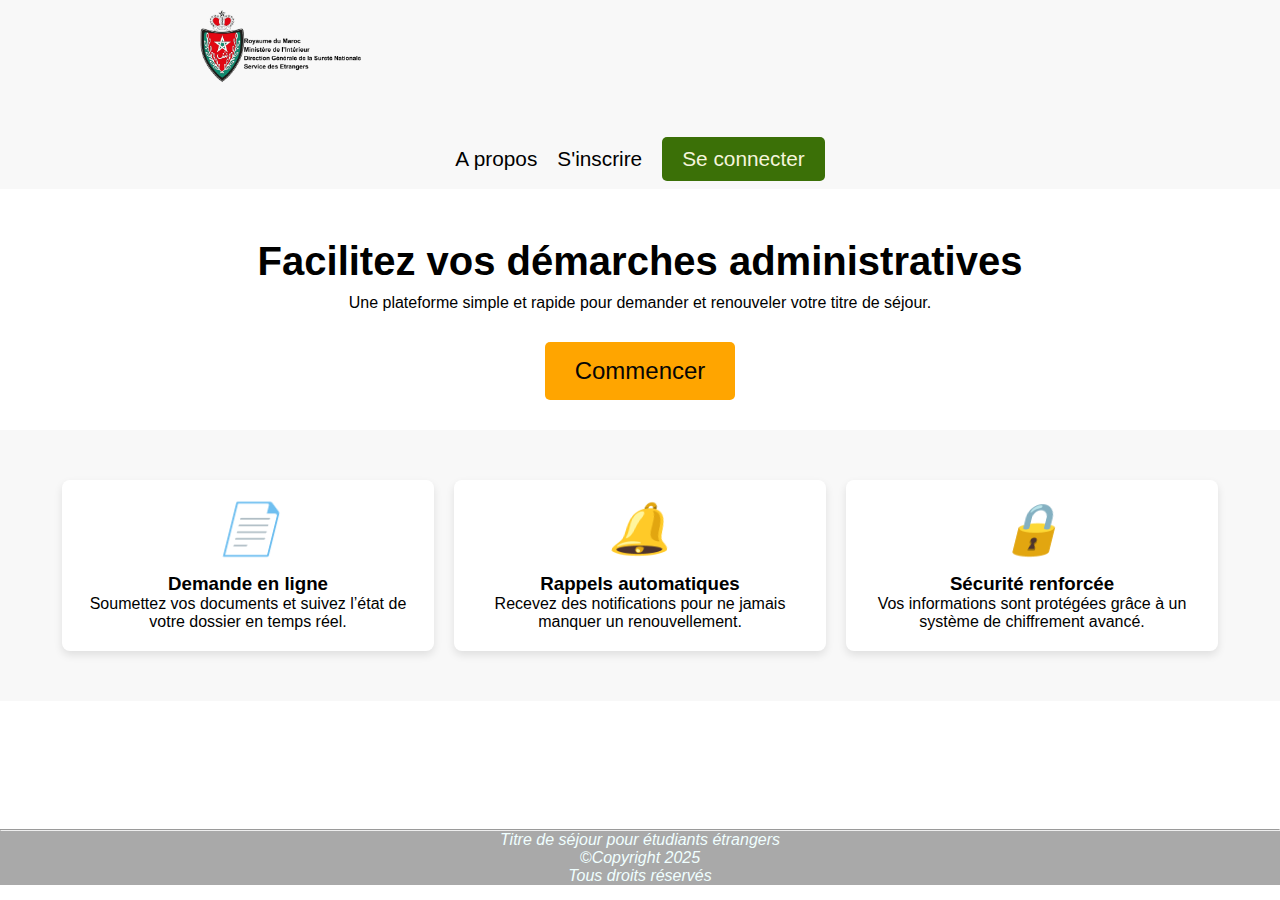
<file: html/index.html>
<!DOCTYPE html>
<html lang="fr">
<head>
    <meta charset="UTF-8">
    <meta name="viewport" content="width=device-width, initial-scale=1.0">
    <title>Titre de séjour</title>
    <link rel="stylesheet" href="../css/style.css">
</head>
<body>
    <header>
        <div class="container">
            <div class="photo">
                <img src="../photo/police.jpeg" alt="logo" class="log"> 
            </div>
            <div class="menu">
                <a class="amenu aprop" href="#">A propos</a>
                <a class="amenu insc" href="../html/inscrire.html" target="_blank">S'inscrire</a>
                <a class="amenu con" href="../html/connecter.php">Se connecter</a>
            </div>
        </div>
    </header>
    <section class="note">
        <h1>Facilitez vos démarches administratives</h1>
        <p>Une plateforme simple et rapide pour demander et renouveler votre titre de séjour.</p>
        <div class="asec">
            <a href="../html/connecter.php" target="_blank">Commencer</a>
        </div>
        
    </section>
    <section class="features">
        <div class="container">
            <div class="infos">
                <i class="icon">📄</i>
                <h3>Demande en ligne</h3>
                <p>Soumettez vos documents et suivez l’état de votre dossier en temps réel.</p>
            </div>
            <div class="infos">
                <i class="icon">🔔</i>
                <h3>Rappels automatiques</h3>
                <p>Recevez des notifications pour ne jamais manquer un renouvellement.</p>
            </div>
            <div class="infos">
                <i class="icon">🔒</i>
                <h3>Sécurité renforcée</h3>
                <p>Vos informations sont protégées grâce à un système de chiffrement avancé.</p>
            </div>
        </div>
    </section>
    

    <footer>
        <hr/>
        <p>Titre de séjour pour étudiants étrangers </p>
        <p>&copy;Copyright 2025</p>
        <p>Tous droits réservés</p>
    </footer>
    
</body>
</html>
</file>
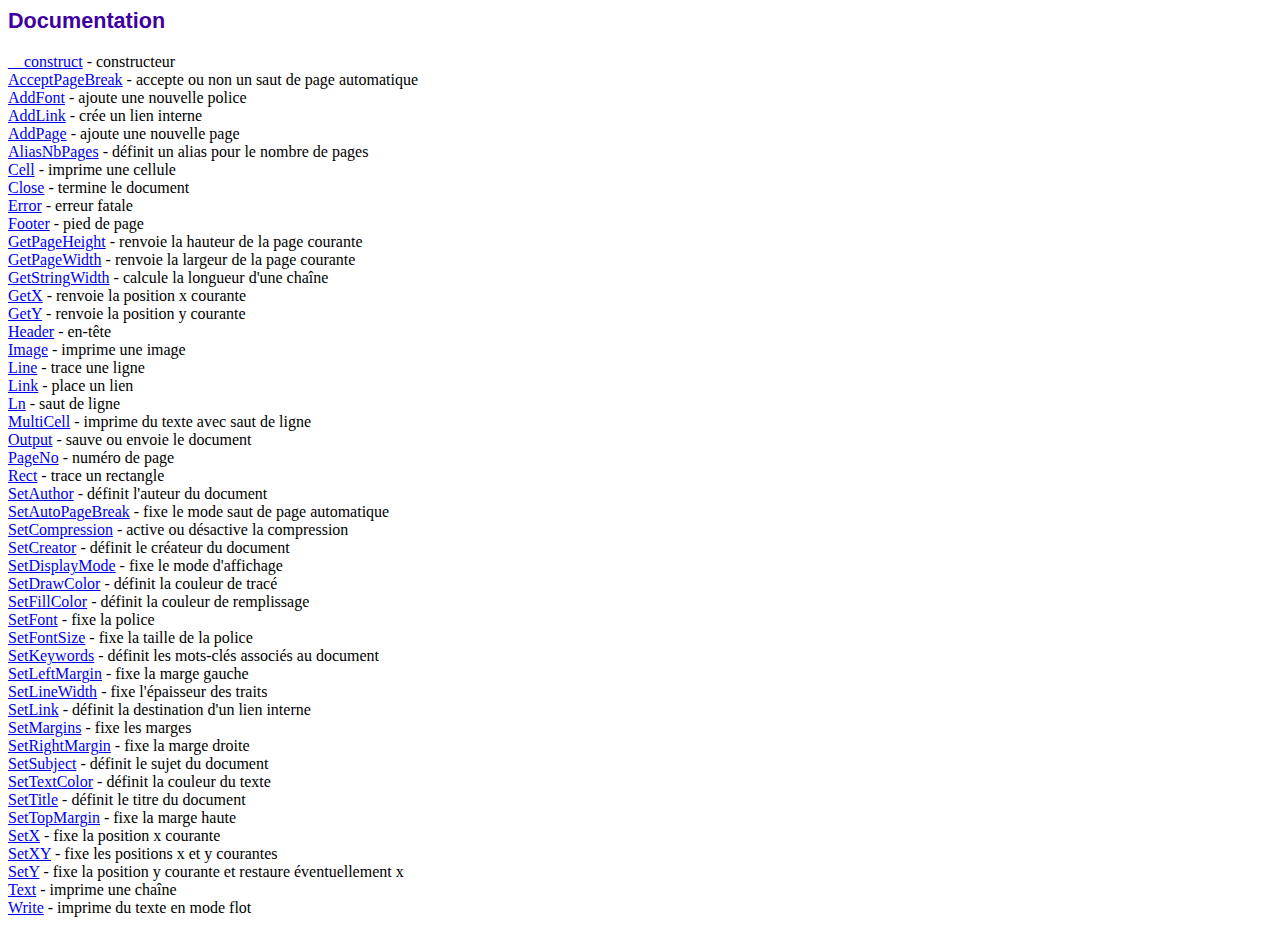
<file: php/fpdf/doc/index.htm>
<!DOCTYPE html PUBLIC "-//W3C//DTD HTML 4.01 Transitional//EN">
<html>
<head>
<meta http-equiv="Content-Type" content="text/html; charset=UTF-8">
<title>Documentation</title>
<link type="text/css" rel="stylesheet" href="../fpdf.css">
</head>
<body>
<h1>Documentation</h1>
<a href="__construct.htm">__construct</a> - constructeur<br>
<a href="acceptpagebreak.htm">AcceptPageBreak</a> - accepte ou non un saut de page automatique<br>
<a href="addfont.htm">AddFont</a> - ajoute une nouvelle police<br>
<a href="addlink.htm">AddLink</a> - crée un lien interne<br>
<a href="addpage.htm">AddPage</a> - ajoute une nouvelle page<br>
<a href="aliasnbpages.htm">AliasNbPages</a> - définit un alias pour le nombre de pages<br>
<a href="cell.htm">Cell</a> - imprime une cellule<br>
<a href="close.htm">Close</a> - termine le document<br>
<a href="error.htm">Error</a> - erreur fatale<br>
<a href="footer.htm">Footer</a> - pied de page<br>
<a href="getpageheight.htm">GetPageHeight</a> - renvoie la hauteur de la page courante<br>
<a href="getpagewidth.htm">GetPageWidth</a> - renvoie la largeur de la page courante<br>
<a href="getstringwidth.htm">GetStringWidth</a> - calcule la longueur d'une chaîne<br>
<a href="getx.htm">GetX</a> - renvoie la position x courante<br>
<a href="gety.htm">GetY</a> - renvoie la position y courante<br>
<a href="header.htm">Header</a> - en-tête<br>
<a href="image.htm">Image</a> - imprime une image<br>
<a href="line.htm">Line</a> - trace une ligne<br>
<a href="link.htm">Link</a> - place un lien<br>
<a href="ln.htm">Ln</a> - saut de ligne<br>
<a href="multicell.htm">MultiCell</a> - imprime du texte avec saut de ligne<br>
<a href="output.htm">Output</a> - sauve ou envoie le document<br>
<a href="pageno.htm">PageNo</a> - numéro de page<br>
<a href="rect.htm">Rect</a> - trace un rectangle<br>
<a href="setauthor.htm">SetAuthor</a> - définit l'auteur du document<br>
<a href="setautopagebreak.htm">SetAutoPageBreak</a> - fixe le mode saut de page automatique<br>
<a href="setcompression.htm">SetCompression</a> - active ou désactive la compression<br>
<a href="setcreator.htm">SetCreator</a> - définit le créateur du document<br>
<a href="setdisplaymode.htm">SetDisplayMode</a> - fixe le mode d'affichage<br>
<a href="setdrawcolor.htm">SetDrawColor</a> - définit la couleur de tracé<br>
<a href="setfillcolor.htm">SetFillColor</a> - définit la couleur de remplissage<br>
<a href="setfont.htm">SetFont</a> - fixe la police<br>
<a href="setfontsize.htm">SetFontSize</a> - fixe la taille de la police<br>
<a href="setkeywords.htm">SetKeywords</a> - définit les mots-clés associés au document<br>
<a href="setleftmargin.htm">SetLeftMargin</a> - fixe la marge gauche<br>
<a href="setlinewidth.htm">SetLineWidth</a> - fixe l'épaisseur des traits<br>
<a href="setlink.htm">SetLink</a> - définit la destination d'un lien interne<br>
<a href="setmargins.htm">SetMargins</a> - fixe les marges<br>
<a href="setrightmargin.htm">SetRightMargin</a> - fixe la marge droite<br>
<a href="setsubject.htm">SetSubject</a> - définit le sujet du document<br>
<a href="settextcolor.htm">SetTextColor</a> - définit la couleur du texte<br>
<a href="settitle.htm">SetTitle</a> - définit le titre du document<br>
<a href="settopmargin.htm">SetTopMargin</a> - fixe la marge haute<br>
<a href="setx.htm">SetX</a> - fixe la position x courante<br>
<a href="setxy.htm">SetXY</a> - fixe les positions x et y courantes<br>
<a href="sety.htm">SetY</a> - fixe la position y courante et restaure éventuellement x<br>
<a href="text.htm">Text</a> - imprime une chaîne<br>
<a href="write.htm">Write</a> - imprime du texte en mode flot<br>
</body>
</html>
</file>
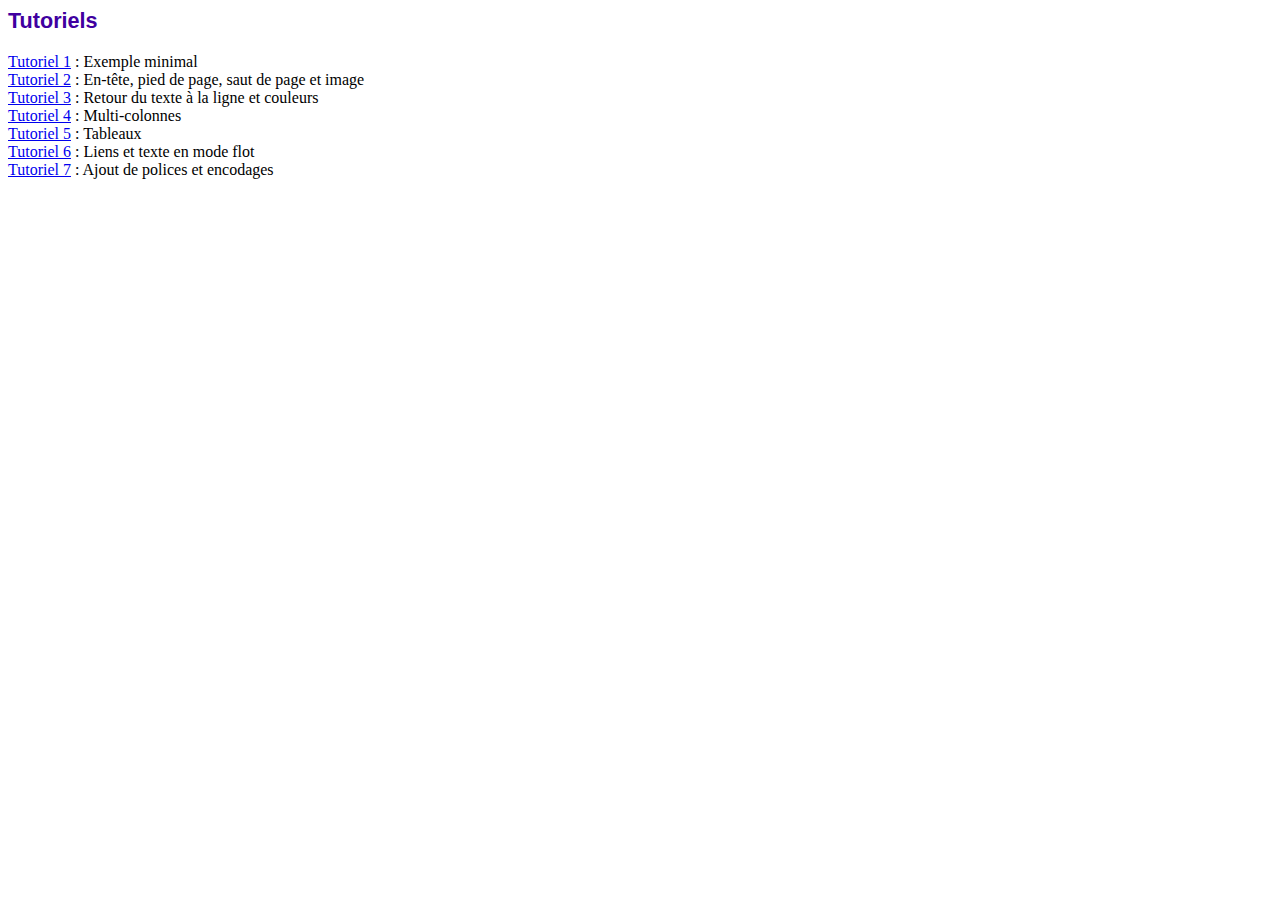
<file: php/fpdf/tutorial/index.htm>
<!DOCTYPE html PUBLIC "-//W3C//DTD HTML 4.01 Transitional//EN">
<html>
<head>
<meta http-equiv="Content-Type" content="text/html; charset=UTF-8">
<title>Tutoriels</title>
<link type="text/css" rel="stylesheet" href="../fpdf.css">
</head>
<body>
<h1>Tutoriels</h1>
<ul style="list-style-type:none; margin-left:0; padding-left:0">
<li><a href="tuto1.htm">Tutoriel 1</a> : Exemple minimal</li>
<li><a href="tuto2.htm">Tutoriel 2</a> : En-tête, pied de page, saut de page et image</li>
<li><a href="tuto3.htm">Tutoriel 3</a> : Retour du texte à la ligne et couleurs</li>
<li><a href="tuto4.htm">Tutoriel 4</a> : Multi-colonnes</li>
<li><a href="tuto5.htm">Tutoriel 5</a> : Tableaux</li>
<li><a href="tuto6.htm">Tutoriel 6</a> : Liens et texte en mode flot</li>
<li><a href="tuto7.htm">Tutoriel 7</a> : Ajout de polices et encodages</li>
</ul>
</body>
</html>
</file>
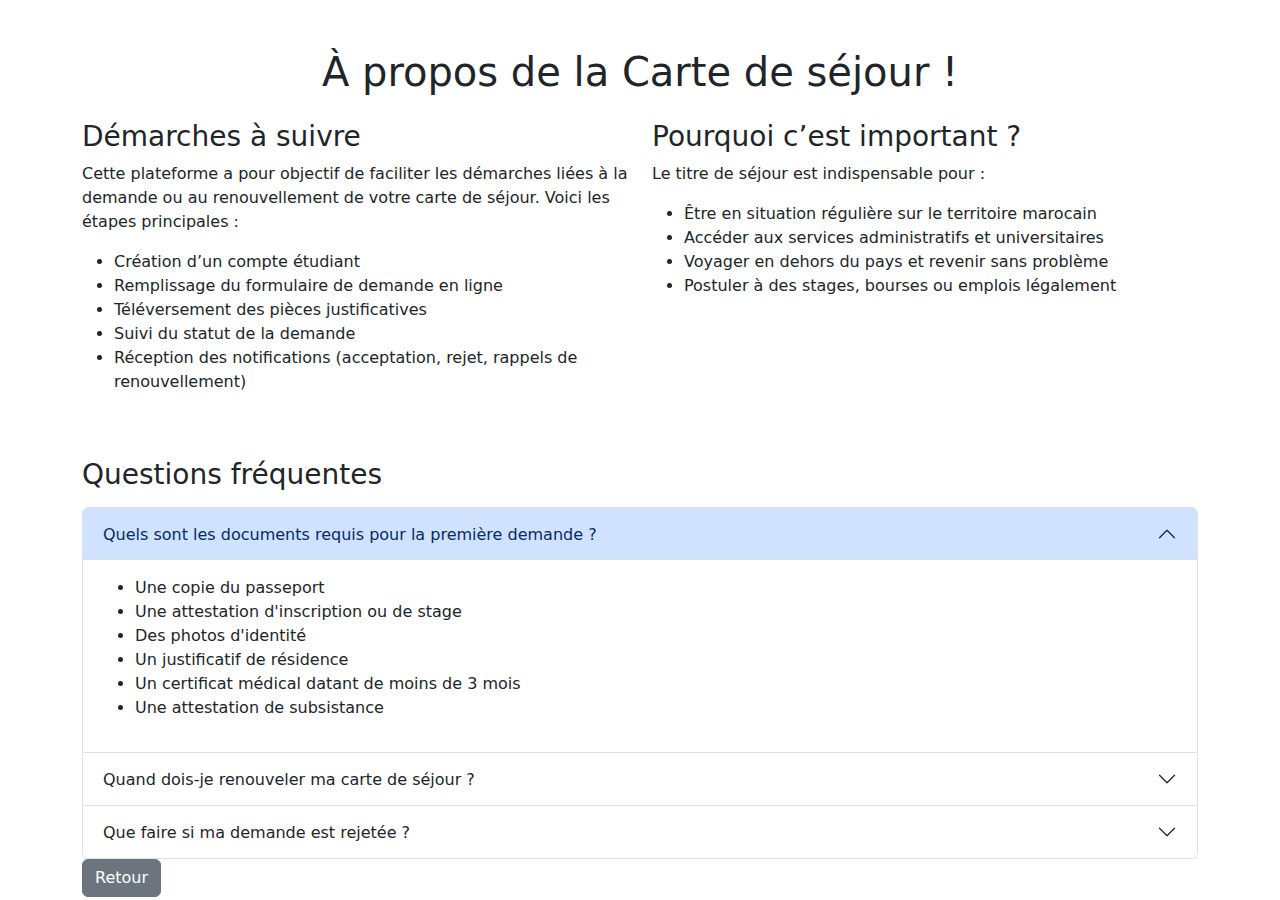
<file: html/apropos.html>
<!DOCTYPE html>
<html lang="fr">
<head>
  <meta charset="UTF-8">
  <meta name="viewport" content="width=device-width, initial-scale=1">
  <title>À propos - Carte de séjour</title>
  <link href="https://cdn.jsdelivr.net/npm/bootstrap@5.3.3/dist/css/bootstrap.min.css" rel="stylesheet">
</head>
<body>

  <div class="container mt-5">
    <h1 class="text-center mb-4">À propos de la Carte de séjour !</h1>

    <div class="row mb-5">
      <div class="col-md-6">
        <h3>Démarches à suivre</h3>
        <p>
          Cette plateforme a pour objectif de faciliter les démarches liées à la demande ou au renouvellement de votre carte de séjour. Voici les étapes principales :
        </p>
        <ul>
          <li>Création d’un compte étudiant</li>
          <li>Remplissage du formulaire de demande en ligne</li>
          <li>Téléversement des pièces justificatives</li>
          <li>Suivi du statut de la demande</li>
          <li>Réception des notifications (acceptation, rejet, rappels de renouvellement)</li>
        </ul>
      </div>

      <div class="col-md-6">
        <h3>Pourquoi c’est important ?</h3>
        <p>
          Le titre de séjour est indispensable pour :
        </p>
        <ul>
          <li>Être en situation régulière sur le territoire marocain</li>
          <li>Accéder aux services administratifs et universitaires</li>
          <li>Voyager en dehors du pays et revenir sans problème</li>
          <li>Postuler à des stages, bourses ou emplois légalement</li>
        </ul>
      </div>
    </div>

    <div class="accordion" id="faqAccordion">
      <h3 class="mb-3">Questions fréquentes</h3>

      <div class="accordion-item">
        <h2 class="accordion-header" id="faq1">
          <button class="accordion-button" type="button" data-bs-toggle="collapse" data-bs-target="#collapse1" aria-expanded="true">
            Quels sont les documents requis pour la première demande ?
          </button>
        </h2>
        <div id="collapse1" class="accordion-collapse collapse show" data-bs-parent="#faqAccordion">
          <div class="accordion-body">
            <ul>
                <li>Une copie du passeport</li>
                <li>Une attestation d'inscription ou de stage</li>
                <li>Des photos d'identité</li>
                <li>Un justificatif de résidence</li>
                <li>Un certificat médical datant de moins de 3 mois</li>
                <li>Une attestation de subsistance</li>
            </ul> 
          </div>
        </div>
      </div>

      <div class="accordion-item">
        <h2 class="accordion-header" id="faq2">
          <button class="accordion-button collapsed" type="button" data-bs-toggle="collapse" data-bs-target="#collapse2">
            Quand dois-je renouveler ma carte de séjour ?
          </button>
        </h2>
        <div id="collapse2" class="accordion-collapse collapse" data-bs-parent="#faqAccordion">
          <div class="accordion-body">
            La procédure de renouvellement doit être entamée 30 jours avant la date d’expiration de votre titre actuel.
          </div>
        </div>
      </div>

      <div class="accordion-item">
        <h2 class="accordion-header" id="faq3">
          <button class="accordion-button collapsed" type="button" data-bs-toggle="collapse" data-bs-target="#collapse3">
            Que faire si ma demande est rejetée ?
          </button>
        </h2>
        <div id="collapse3" class="accordion-collapse collapse" data-bs-parent="#faqAccordion">
          <div class="accordion-body">
            Vous recevrez un e-mail précisant les raisons du rejet. Il est souvent possible de faire une nouvelle demande en corrigeant les erreurs.
          </div>
        </div>
      </div>
      <a href="../html/index.html" class="btn btn-secondary">Retour</a>
    </div>
  </div>

  <script src="https://cdn.jsdelivr.net/npm/bootstrap@5.3.3/dist/js/bootstrap.bundle.min.js"></script>
</body>
</html>
</file>
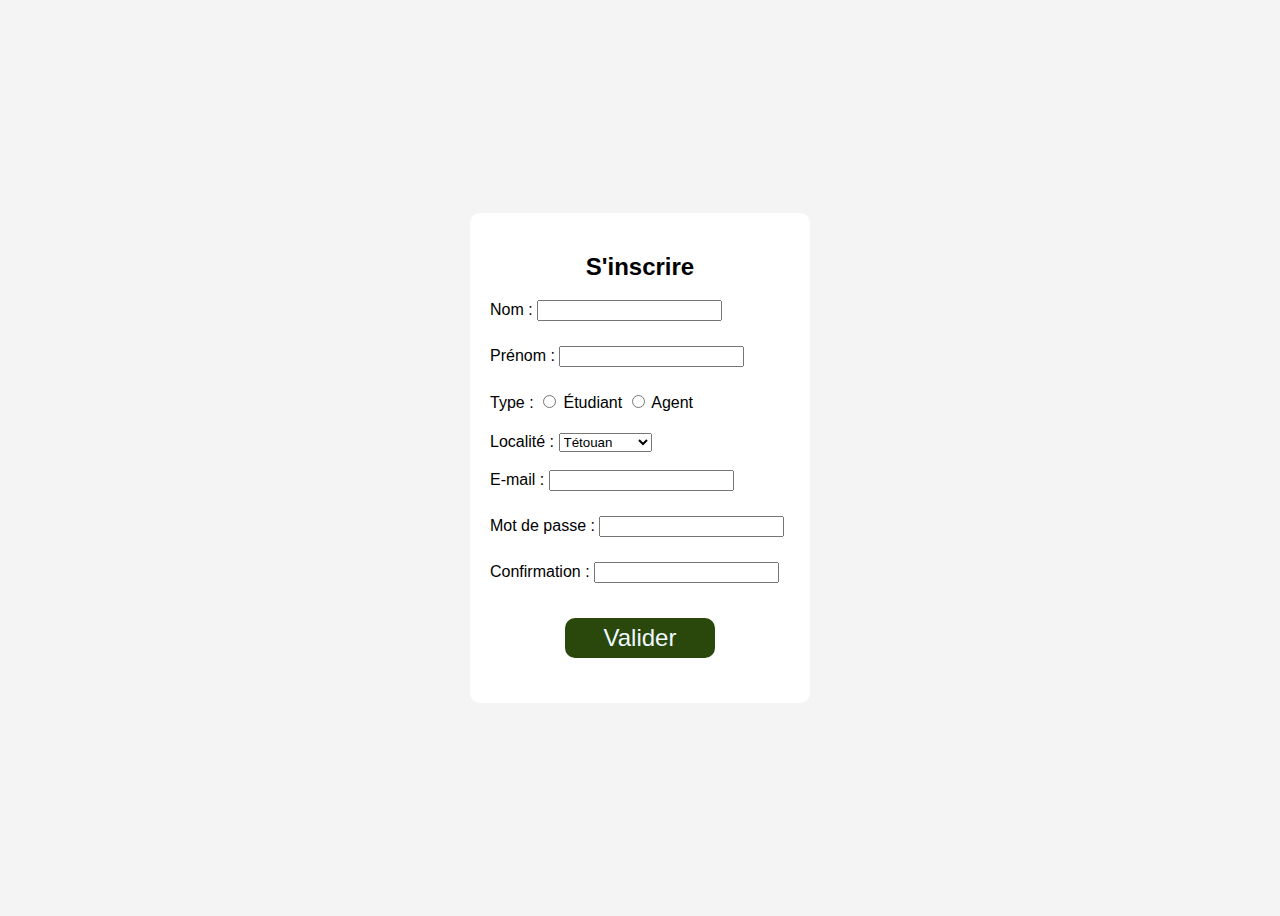
<file: html/inscrire.html>
<!DOCTYPE html>
<html lang="fr">
<head>
    <meta charset="UTF-8">
    <meta name="viewport" content="width=device-width, initial-scale=1.0">
    <title>Inscription</title>
    <link rel="stylesheet" href="../css/inscrire.css">
</head>
<body>
    <div class="container">
        <h2>S'inscrire</h2>
        <form action="../php/submit.php" method="post" onsubmit="return validatePassword()">
            <label for="nom">Nom :</label>
            <input type="text" id="nom" name="nom" required><br/>

            <label for="prenom">Prénom :</label>
            <input type="text" id="prenom" name="prenom" required><br/>

            <label>Type :</label>
            <input type="radio" id="etudiant" name="type" value="etudiant" required onclick="toggleMatricule()"> Étudiant
            <input type="radio" id="agent" name="type" value="agent" onclick="toggleMatricule()"> Agent<br/>

            <label for="localite">Localité :</label>
            <select name="localite" id="localite">
                <option value="tetouan">Tétouan</option>
                <option value="tanger">Tanger</option>
                <option value="martil">Martil</option>
                <option value="casablanca">Casablanca</option>
                <option value="rabat">Rabat</option>
            </select><br/> <br/>
            <div id="matricule-container" class="hidden">
                <label for="matricule">Matricule :</label>
                <input type="text" id="matricule" name="matricule">
            </div>

            <label for="email">E-mail :</label>
            <input type="email" id="email" name="email" required><br/>

            <label for="password">Mot de passe :</label>
            <input type="password" id="password" name="password" required><br/>

            <label for="confirm">Confirmation :</label>
            <input type="password" id="confirm" name="confirm" required oninput="checkPasswordMatch()"><br/>
            <span id="error-message" class="error">Les mots de passe ne correspondent pas.</span>

            <button type="submit">Valider</button>
        </form>
    </div>

    <script src="../js/inscrire.js"></script>
</body>
</html>
</file>
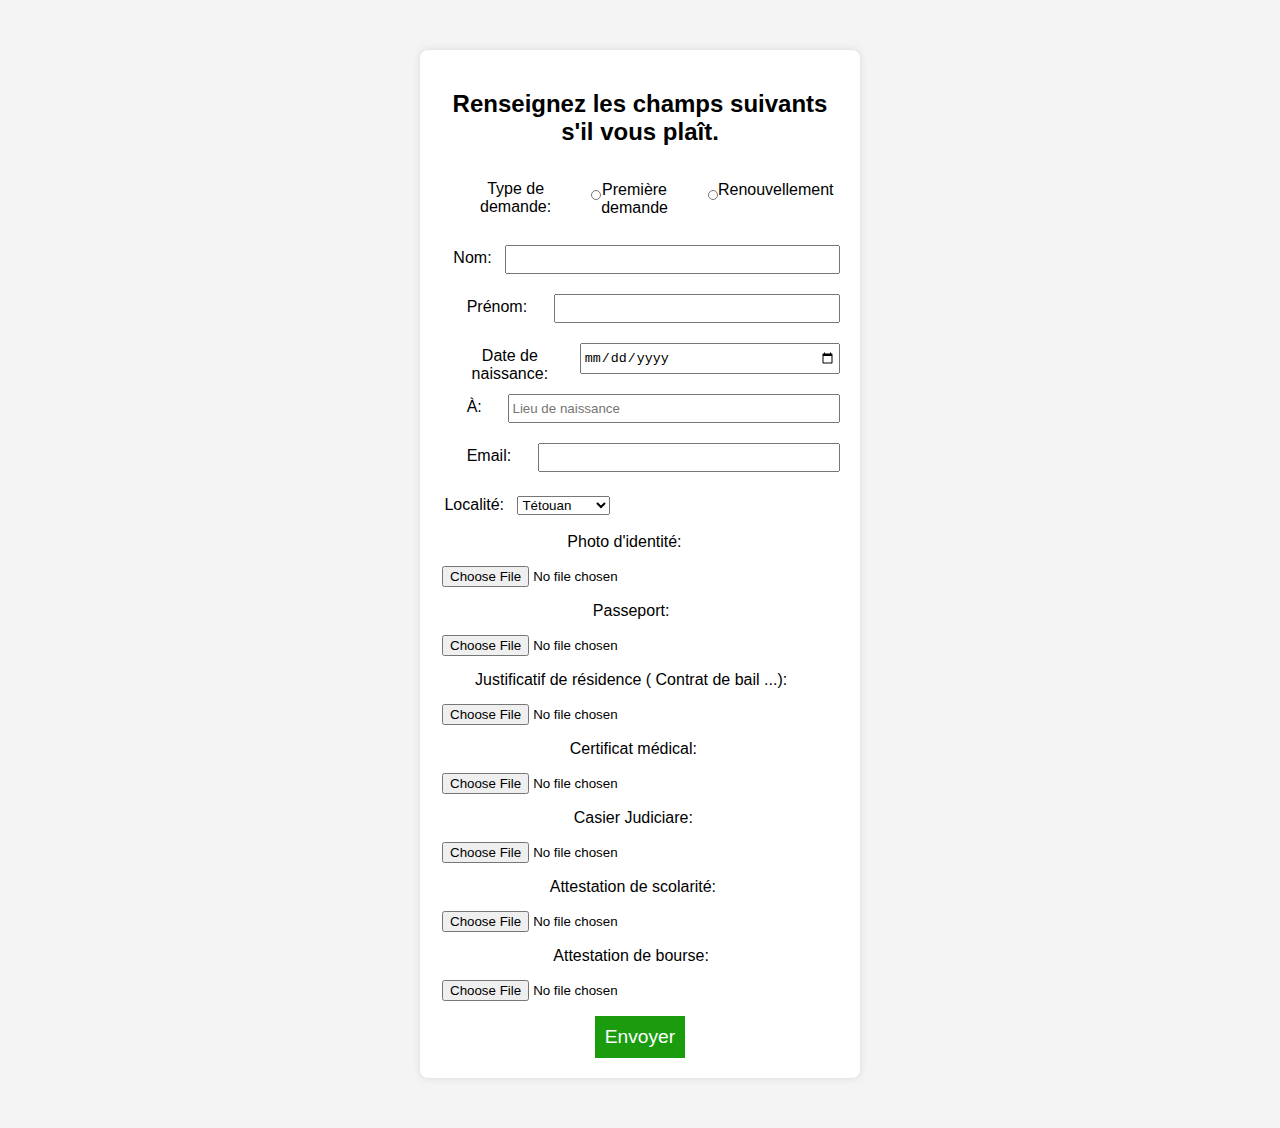
<file: html/renouvellement.html>
<!DOCTYPE html>
<html lang="fr">
<head>
    <meta charset="UTF-8">
    <meta name="viewport" content="width=device-width, initial-scale=1.0">
    <title>Première demande</title>
    <link rel="stylesheet" href="../css/renouvellement.css">
</head>
<body>
    <section class="epd">
        <h2>Renseignez les champs suivants s'il vous plaît.</h2>
        <form action="../php/premiere.php" method="post" enctype="multipart/form-data">
         <div class="labin">
         <label>Type de demande:</label>
         <input class="type" type="radio" id="nouveau" name="demande" value="nouveau"  onclick="toggleMatricule()"> <span>Première demande</span>
         <input class="type" type="radio" id="renouveau" name="demande" value="renouveau" required onclick="toggleMatricule()"> <span>Renouvellement</span>      
         </div>
         <div class="labin">
          <label for="nom">Nom:</label>
          <input type="text" id="nom" name="nom" required>
         </div> 
         <div class="labin">
          <label for="prenom">Prénom:</label>
          <input type="text" id="prenom" name="prenom" required>
          </div>
          <div class="labin">
          <label for="naissance">Date de naissance:</label>
          <input type="date" id="naissance" name="naissance" required>
          </div>
          <div class="labin">
          <label for="ville">À:</label>
          <input type="text" placeholder="Lieu de naissance" id="ville" name="ville" required>
          </div>
          <div class="labin">
          <label for="email">Email:</label>
          <input type="email" id="email" name="email" required>
          </div>
          <div class="labin">
             <label for="adresse">Localité:</label>
               <select class="sel" name="adresse" id="adresse">
               <option value="tetouan">Tétouan</option>
               <option value="tanger">Tanger</option>
               <option value="martil">Martil</option>
               <option value="casablanca">Casablanca</option>
               <option value="rabat">Rabat</option>
           </select>
         </div><br/>

         <div id="carte-container" class="hidden">
            <label for="carte">Ancienne carte de séjour:</label>
            <input type="file" id="carte" name="carte" required>
         </div>

         <label for="photo">Photo d'identité:</label>
          <input type="file" id="photo" name="photo" required>
        
          <label for="passeport">Passeport:</label>
          <input type="file" id="passeport" name="passeport" required>
        
          <label for="contrat">Justificatif de résidence ( Contrat de bail ...):</label>
          <input type="file" id="contrat" name="contrat" required>
       
          <label for="certificat">Certificat médical:</label>
          <input type="file" id="certificat" name="certificat" required>
       
          <label for="casier">Casier Judiciare:</label>
          <input type="file" id="casier" name="casier" required>

          <label for="scolarite">Attestation de scolarité:</label>
          <input type="file" id="scolarite" name="scolarite" required>

          <label for="bourse">Attestation de bourse:</label>
          <input type="file" id="bourse" name="bourse" required>
         
          <button type="submit">Envoyer</button>
        </form>
    </section>
    <script src="../js/demande.js"></script>
</body>
</html>
</file>
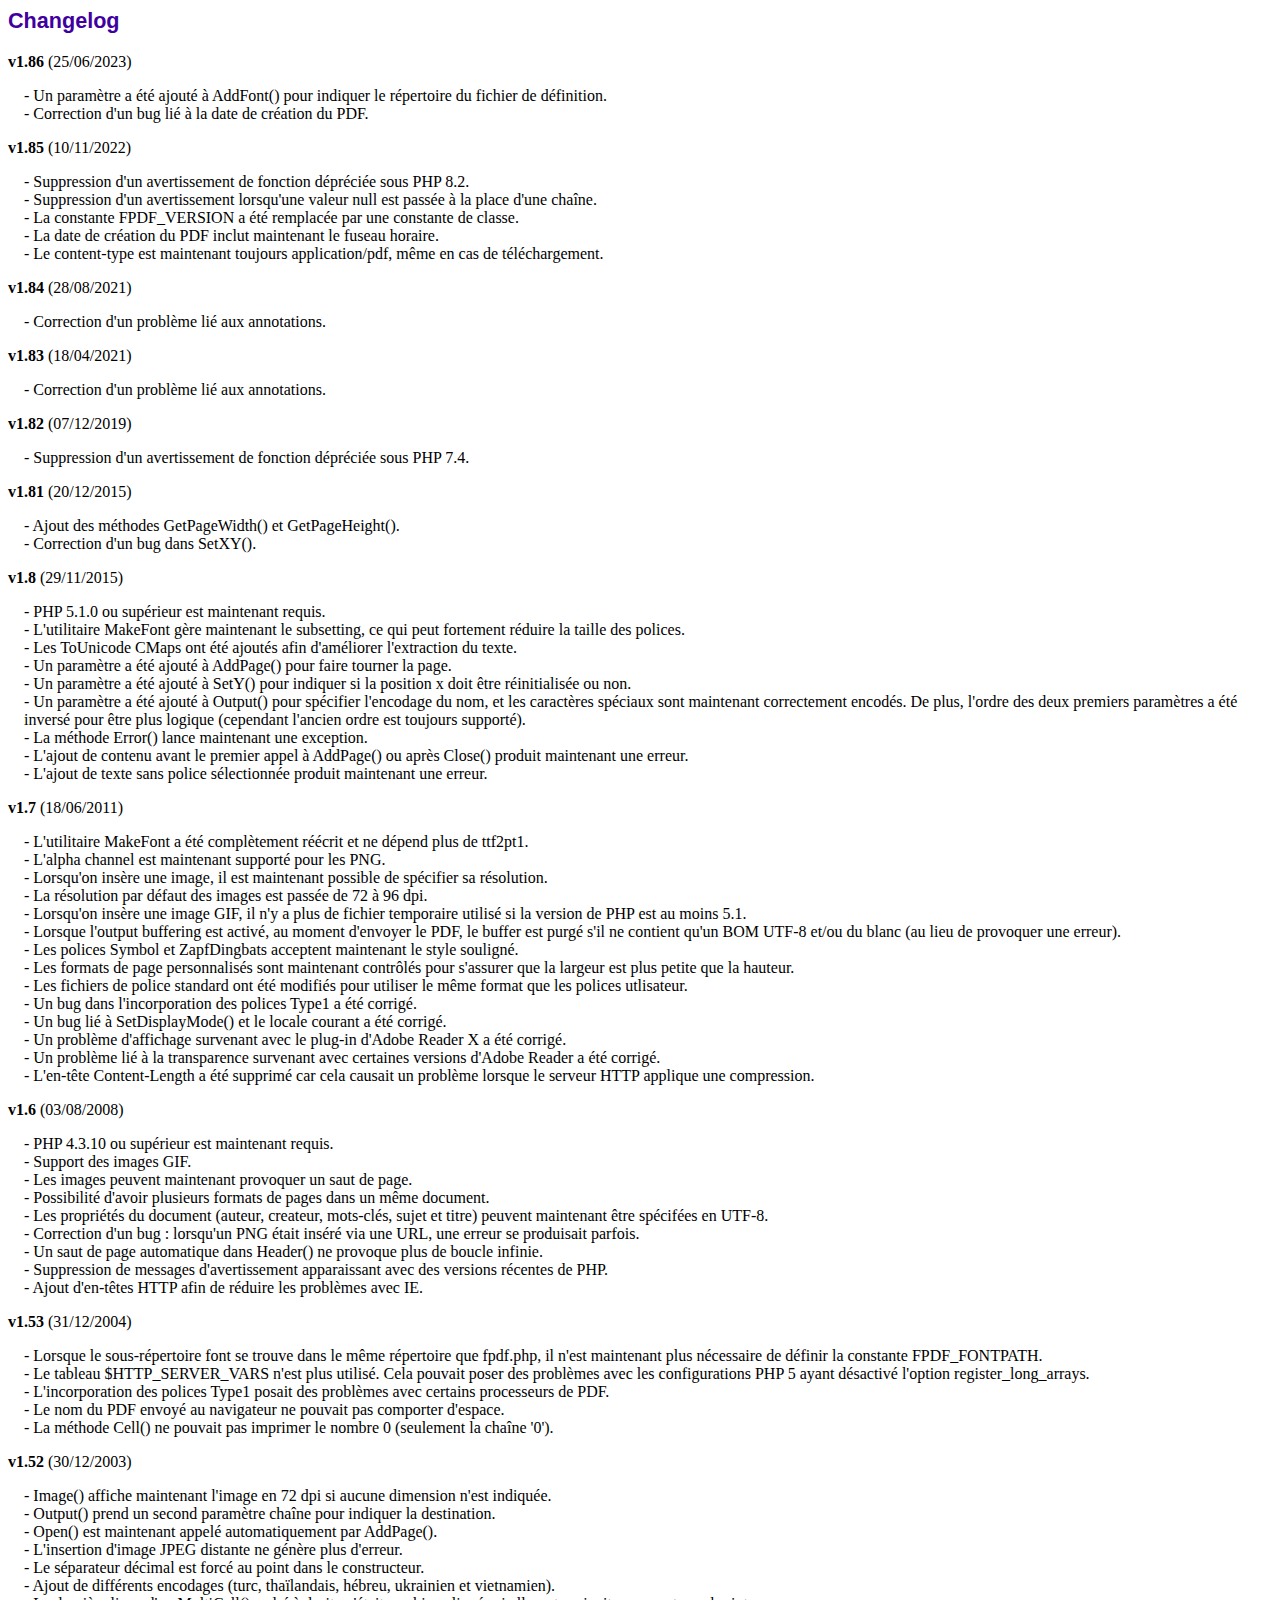
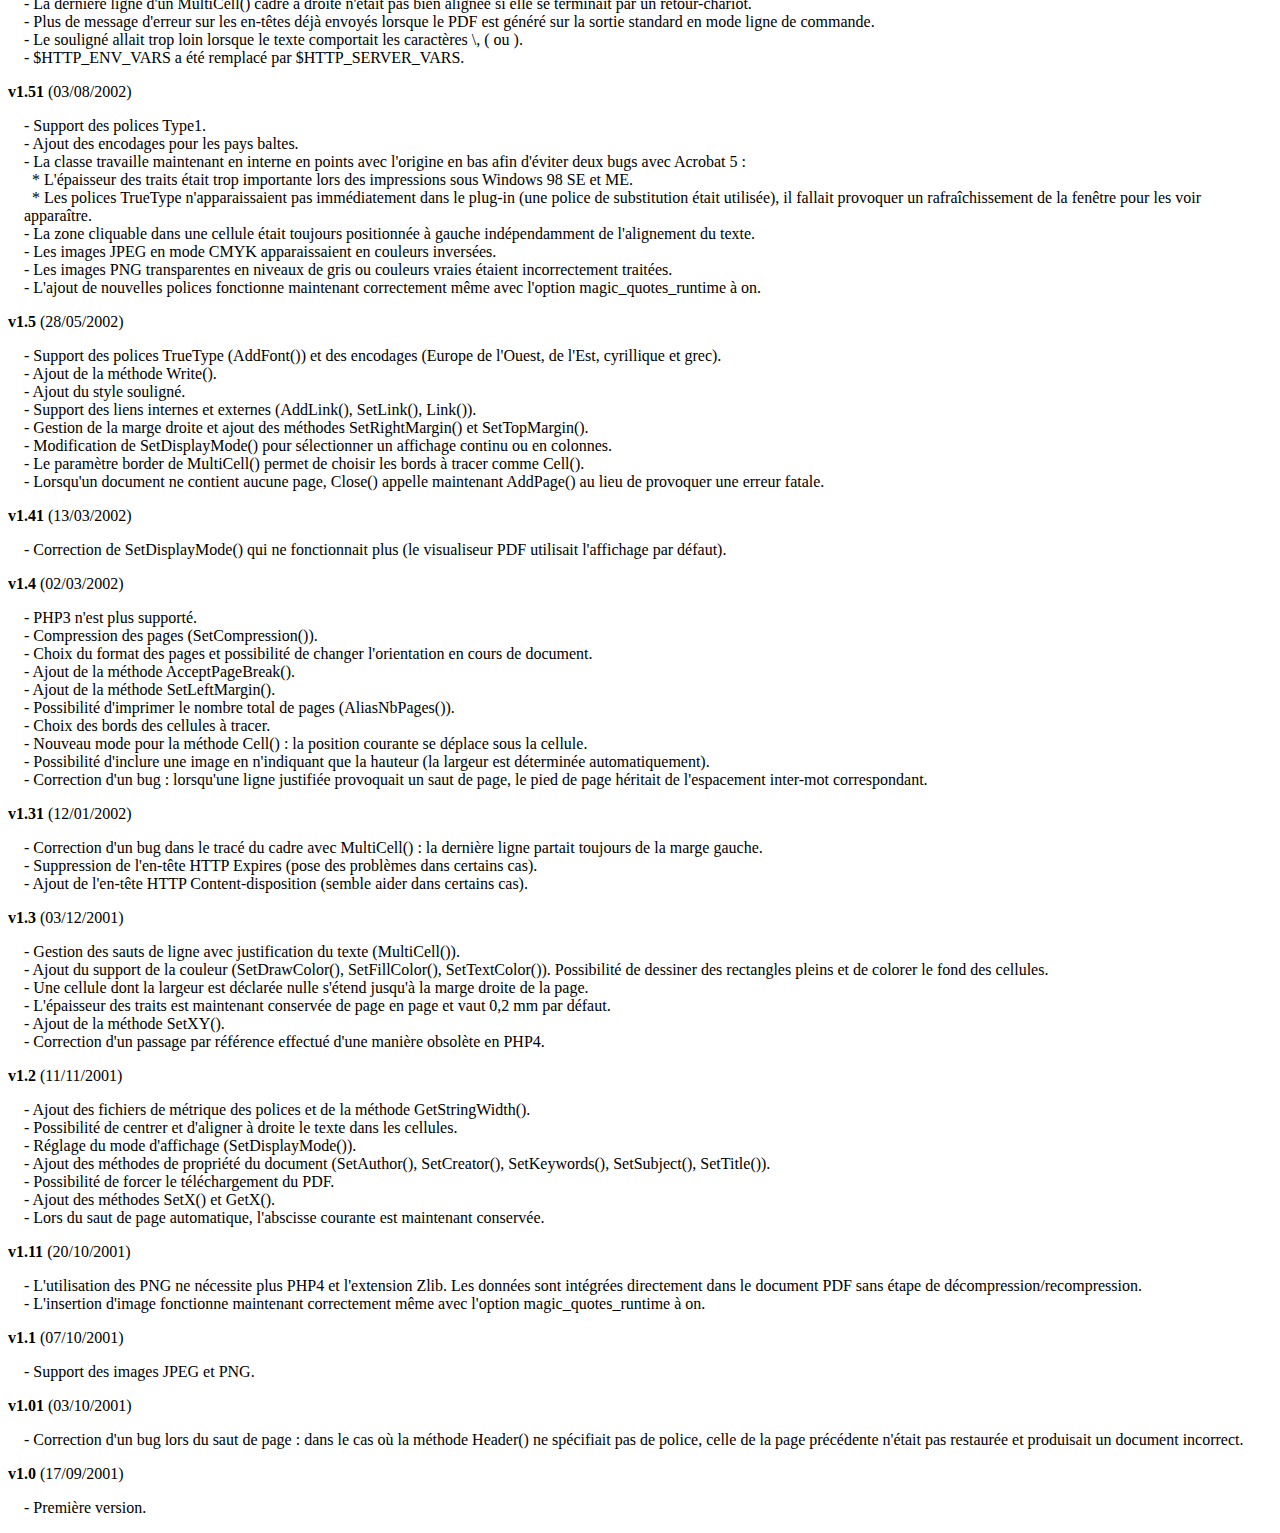
<file: php/fpdf/changelog.htm>
<!DOCTYPE html PUBLIC "-//W3C//DTD HTML 4.01 Transitional//EN">
<html>
<head>
<meta http-equiv="Content-Type" content="text/html; charset=UTF-8">
<title>Changelog</title>
<link type="text/css" rel="stylesheet" href="fpdf.css">
<style type="text/css">
dd {margin:1em 0 1em 1em}
</style>
</head>
<body>
<h1>Changelog</h1>
<dl>
<dt><strong>v1.86</strong> (25/06/2023)</dt>
<dd>
- Un paramètre a été ajouté à AddFont() pour indiquer le répertoire du fichier de définition.<br>
- Correction d'un bug lié à la date de création du PDF.<br>
</dd>
<dt><strong>v1.85</strong> (10/11/2022)</dt>
<dd>
- Suppression d'un avertissement de fonction dépréciée sous PHP 8.2.<br>
- Suppression d'un avertissement lorsqu'une valeur null est passée à la place d'une chaîne.<br>
- La constante FPDF_VERSION a été remplacée par une constante de classe.<br>
- La date de création du PDF inclut maintenant le fuseau horaire.<br>
- Le content-type est maintenant toujours application/pdf, même en cas de téléchargement.<br>
</dd>
<dt><strong>v1.84</strong> (28/08/2021)</dt>
<dd>
- Correction d'un problème lié aux annotations.<br>
</dd>
<dt><strong>v1.83</strong> (18/04/2021)</dt>
<dd>
- Correction d'un problème lié aux annotations.<br>
</dd>
<dt><strong>v1.82</strong> (07/12/2019)</dt>
<dd>
- Suppression d'un avertissement de fonction dépréciée sous PHP 7.4.<br>
</dd>
<dt><strong>v1.81</strong> (20/12/2015)</dt>
<dd>
- Ajout des méthodes GetPageWidth() et GetPageHeight().<br>
- Correction d'un bug dans SetXY().<br>
</dd>
<dt><strong>v1.8</strong> (29/11/2015)</dt>
<dd>
- PHP 5.1.0 ou supérieur est maintenant requis.<br>
- L'utilitaire MakeFont gère maintenant le subsetting, ce qui peut fortement réduire la taille des polices.<br>
- Les ToUnicode CMaps ont été ajoutés afin d'améliorer l'extraction du texte.<br>
- Un paramètre a été ajouté à AddPage() pour faire tourner la page.<br>
- Un paramètre a été ajouté à SetY() pour indiquer si la position x doit être réinitialisée ou non.<br>
- Un paramètre a été ajouté à Output() pour spécifier l'encodage du nom, et les caractères spéciaux sont maintenant correctement encodés. De plus, l'ordre des deux premiers paramètres a été inversé pour être plus logique (cependant l'ancien ordre est toujours supporté).<br>
- La méthode Error() lance maintenant une exception.<br>
- L'ajout de contenu avant le premier appel à AddPage() ou après Close() produit maintenant une erreur.<br>
- L'ajout de texte sans police sélectionnée produit maintenant une erreur.<br>
</dd>
<dt><strong>v1.7</strong> (18/06/2011)</dt>
<dd>
- L'utilitaire MakeFont a été complètement réécrit et ne dépend plus de ttf2pt1.<br>
- L'alpha channel est maintenant supporté pour les PNG.<br>
- Lorsqu'on insère une image, il est maintenant possible de spécifier sa résolution.<br>
- La résolution par défaut des images est passée de 72 à 96 dpi.<br>
- Lorsqu'on insère une image GIF, il n'y a plus de fichier temporaire utilisé si la version de PHP est au moins 5.1.<br>
- Lorsque l'output buffering est activé, au moment d'envoyer le PDF, le buffer est purgé s'il ne contient qu'un BOM UTF-8 et/ou du blanc (au lieu de provoquer une erreur).<br>
- Les polices Symbol et ZapfDingbats acceptent maintenant le style souligné.<br>
- Les formats de page personnalisés sont maintenant contrôlés pour s'assurer que la largeur est plus petite que la hauteur.<br>
- Les fichiers de police standard ont été modifiés pour utiliser le même format que les polices utlisateur.<br>
- Un bug dans l'incorporation des polices Type1 a été corrigé.<br>
- Un bug lié à SetDisplayMode() et le locale courant a été corrigé.<br>
- Un problème d'affichage survenant avec le plug-in d'Adobe Reader X a été corrigé.<br>
- Un problème lié à la transparence survenant avec certaines versions d'Adobe Reader a été corrigé.<br>
- L'en-tête Content-Length a été supprimé car cela causait un problème lorsque le serveur HTTP applique une compression.<br>
</dd>
<dt><strong>v1.6</strong> (03/08/2008)</dt>
<dd>
- PHP 4.3.10 ou supérieur est maintenant requis.<br>
- Support des images GIF.<br>
- Les images peuvent maintenant provoquer un saut de page.<br>
- Possibilité d'avoir plusieurs formats de pages dans un même document.<br>
- Les propriétés du document (auteur, createur, mots-clés, sujet et titre) peuvent maintenant être spécifées en UTF-8.<br>
- Correction d'un bug : lorsqu'un PNG était inséré via une URL, une erreur se produisait parfois.<br>
- Un saut de page automatique dans Header() ne provoque plus de boucle infinie.<br>
- Suppression de messages d'avertissement apparaissant avec des versions récentes de PHP.<br>
- Ajout d'en-têtes HTTP afin de réduire les problèmes avec IE.<br>
</dd>
<dt><strong>v1.53</strong> (31/12/2004)</dt>
<dd>
- Lorsque le sous-répertoire font se trouve dans le même répertoire que fpdf.php, il n'est maintenant plus nécessaire de définir la constante FPDF_FONTPATH.<br>
- Le tableau $HTTP_SERVER_VARS n'est plus utilisé. Cela pouvait poser des problèmes avec les configurations PHP 5 ayant désactivé l'option register_long_arrays.<br>
- L'incorporation des polices Type1 posait des problèmes avec certains processeurs de PDF.<br>
- Le nom du PDF envoyé au navigateur ne pouvait pas comporter d'espace.<br>
- La méthode Cell() ne pouvait pas imprimer le nombre 0 (seulement la chaîne '0').<br>
</dd>
<dt><strong>v1.52</strong> (30/12/2003)</dt>
<dd>
- Image() affiche maintenant l'image en 72 dpi si aucune dimension n'est indiquée.<br>
- Output() prend un second paramètre chaîne pour indiquer la destination.<br>
- Open() est maintenant appelé automatiquement par AddPage().<br>
- L'insertion d'image JPEG distante ne génère plus d'erreur.<br>
- Le séparateur décimal est forcé au point dans le constructeur.<br>
- Ajout de différents encodages (turc, thaïlandais, hébreu, ukrainien et vietnamien).<br>
- La dernière ligne d'un MultiCell() cadré à droite n'était pas bien alignée si elle se terminait par un retour-chariot.<br>
- Plus de message d'erreur sur les en-têtes déjà envoyés lorsque le PDF est généré sur la sortie standard en mode ligne de commande.<br>
- Le souligné allait trop loin lorsque le texte comportait les caractères \, ( ou ).<br>
- $HTTP_ENV_VARS a été remplacé par $HTTP_SERVER_VARS.<br>
</dd>
<dt><strong>v1.51</strong> (03/08/2002)</dt>
<dd>
- Support des polices Type1.<br>
- Ajout des encodages pour les pays baltes.<br>
- La classe travaille maintenant en interne en points avec l'origine en bas afin d'éviter deux bugs avec Acrobat 5 :<br>&nbsp;&nbsp;* L'épaisseur des traits était trop importante lors des impressions sous Windows 98 SE et ME.<br>&nbsp;&nbsp;* Les polices TrueType n'apparaissaient pas immédiatement dans le plug-in (une police de substitution était utilisée), il fallait provoquer un rafraîchissement de la fenêtre pour les voir apparaître.<br>
- La zone cliquable dans une cellule était toujours positionnée à gauche indépendamment de l'alignement du texte.<br>
- Les images JPEG en mode CMYK apparaissaient en couleurs inversées.<br>
- Les images PNG transparentes en niveaux de gris ou couleurs vraies étaient incorrectement traitées.<br>
- L'ajout de nouvelles polices fonctionne maintenant correctement même avec l'option magic_quotes_runtime à on.<br>
</dd>
<dt><strong>v1.5</strong> (28/05/2002)</dt>
<dd>
- Support des polices TrueType (AddFont()) et des encodages (Europe de l'Ouest, de l'Est, cyrillique et grec).<br>
- Ajout de la méthode Write().<br>
- Ajout du style souligné.<br>
- Support des liens internes et externes (AddLink(), SetLink(), Link()).<br>
- Gestion de la marge droite et ajout des méthodes SetRightMargin() et SetTopMargin().<br>
- Modification de SetDisplayMode() pour sélectionner un affichage continu ou en colonnes.<br>
- Le paramètre border de MultiCell() permet de choisir les bords à tracer comme Cell().<br>
- Lorsqu'un document ne contient aucune page, Close() appelle maintenant AddPage() au lieu de provoquer une erreur fatale.<br>
</dd>
<dt><strong>v1.41</strong> (13/03/2002)</dt>
<dd>
- Correction de SetDisplayMode() qui ne fonctionnait plus (le visualiseur PDF utilisait l'affichage par défaut).<br>
</dd>
<dt><strong>v1.4</strong> (02/03/2002)</dt>
<dd>
- PHP3 n'est plus supporté.<br>
- Compression des pages (SetCompression()).<br>
- Choix du format des pages et possibilité de changer l'orientation en cours de document.<br>
- Ajout de la méthode AcceptPageBreak().<br>
- Ajout de la méthode SetLeftMargin().<br>
- Possibilité d'imprimer le nombre total de pages (AliasNbPages()).<br>
- Choix des bords des cellules à tracer.<br>
- Nouveau mode pour la méthode Cell() : la position courante se déplace sous la cellule.<br>
- Possibilité d'inclure une image en n'indiquant que la hauteur (la largeur est déterminée automatiquement).<br>
- Correction d'un bug : lorsqu'une ligne justifiée provoquait un saut de page, le pied de page héritait de l'espacement inter-mot correspondant.<br>
</dd>
<dt><strong>v1.31</strong> (12/01/2002)</dt>
<dd>
- Correction d'un bug dans le tracé du cadre avec MultiCell() : la dernière ligne partait toujours de la marge gauche.<br>
- Suppression de l'en-tête HTTP Expires (pose des problèmes dans certains cas).<br>
- Ajout de l'en-tête HTTP Content-disposition (semble aider dans certains cas).<br>
</dd>
<dt><strong>v1.3</strong> (03/12/2001)</dt>
<dd>
- Gestion des sauts de ligne avec justification du texte (MultiCell()).<br>
- Ajout du support de la couleur (SetDrawColor(), SetFillColor(), SetTextColor()). Possibilité de dessiner des rectangles pleins et de colorer le fond des cellules.<br>
- Une cellule dont la largeur est déclarée nulle s'étend jusqu'à la marge droite de la page.<br>
- L'épaisseur des traits est maintenant conservée de page en page et vaut 0,2 mm par défaut.<br>
- Ajout de la méthode SetXY().<br>
- Correction d'un passage par référence effectué d'une manière obsolète en PHP4.<br>
</dd>
<dt><strong>v1.2</strong> (11/11/2001)</dt>
<dd>
- Ajout des fichiers de métrique des polices et de la méthode GetStringWidth().<br>
- Possibilité de centrer et d'aligner à droite le texte dans les cellules.<br>
- Réglage du mode d'affichage (SetDisplayMode()).<br>
- Ajout des méthodes de propriété du document (SetAuthor(), SetCreator(), SetKeywords(), SetSubject(), SetTitle()).<br>
- Possibilité de forcer le téléchargement du PDF.<br>
- Ajout des méthodes SetX() et GetX().<br>
- Lors du saut de page automatique, l'abscisse courante est maintenant conservée.<br>
</dd>
<dt><strong>v1.11</strong> (20/10/2001)</dt>
<dd>
- L'utilisation des PNG ne nécessite plus PHP4 et l'extension Zlib. Les données sont intégrées directement dans le document PDF sans étape de décompression/recompression.<br>
- L'insertion d'image fonctionne maintenant correctement même avec l'option magic_quotes_runtime à on.<br>
</dd>
<dt><strong>v1.1</strong> (07/10/2001)</dt>
<dd>
- Support des images JPEG et PNG.<br>
</dd>
<dt><strong>v1.01</strong> (03/10/2001)</dt>
<dd>
- Correction d'un bug lors du saut de page : dans le cas où la méthode Header() ne spécifiait pas de police, celle de la page précédente n'était pas restaurée et produisait un document incorrect.<br>
</dd>
<dt><strong>v1.0</strong> (17/09/2001)</dt>
<dd>
- Première version.<br>
</dd>
</dl>
</body>
</html>
</file>
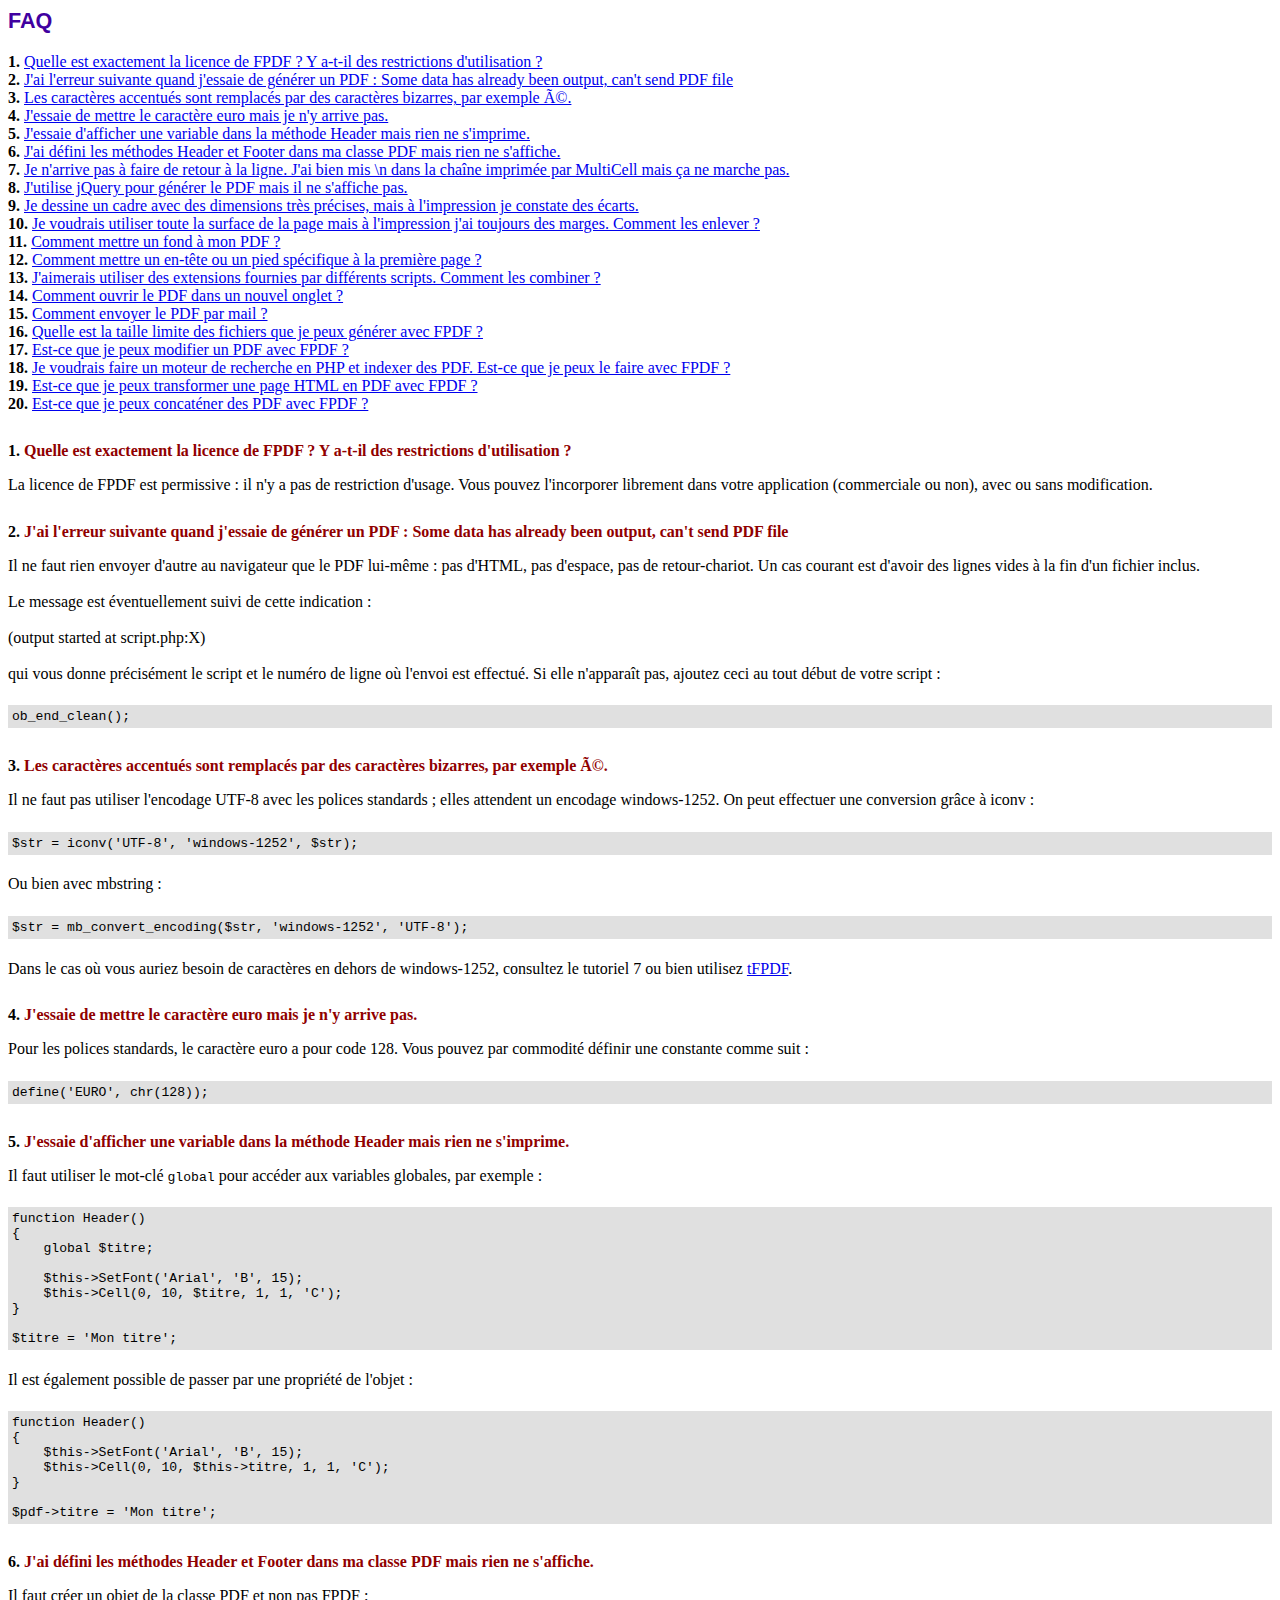
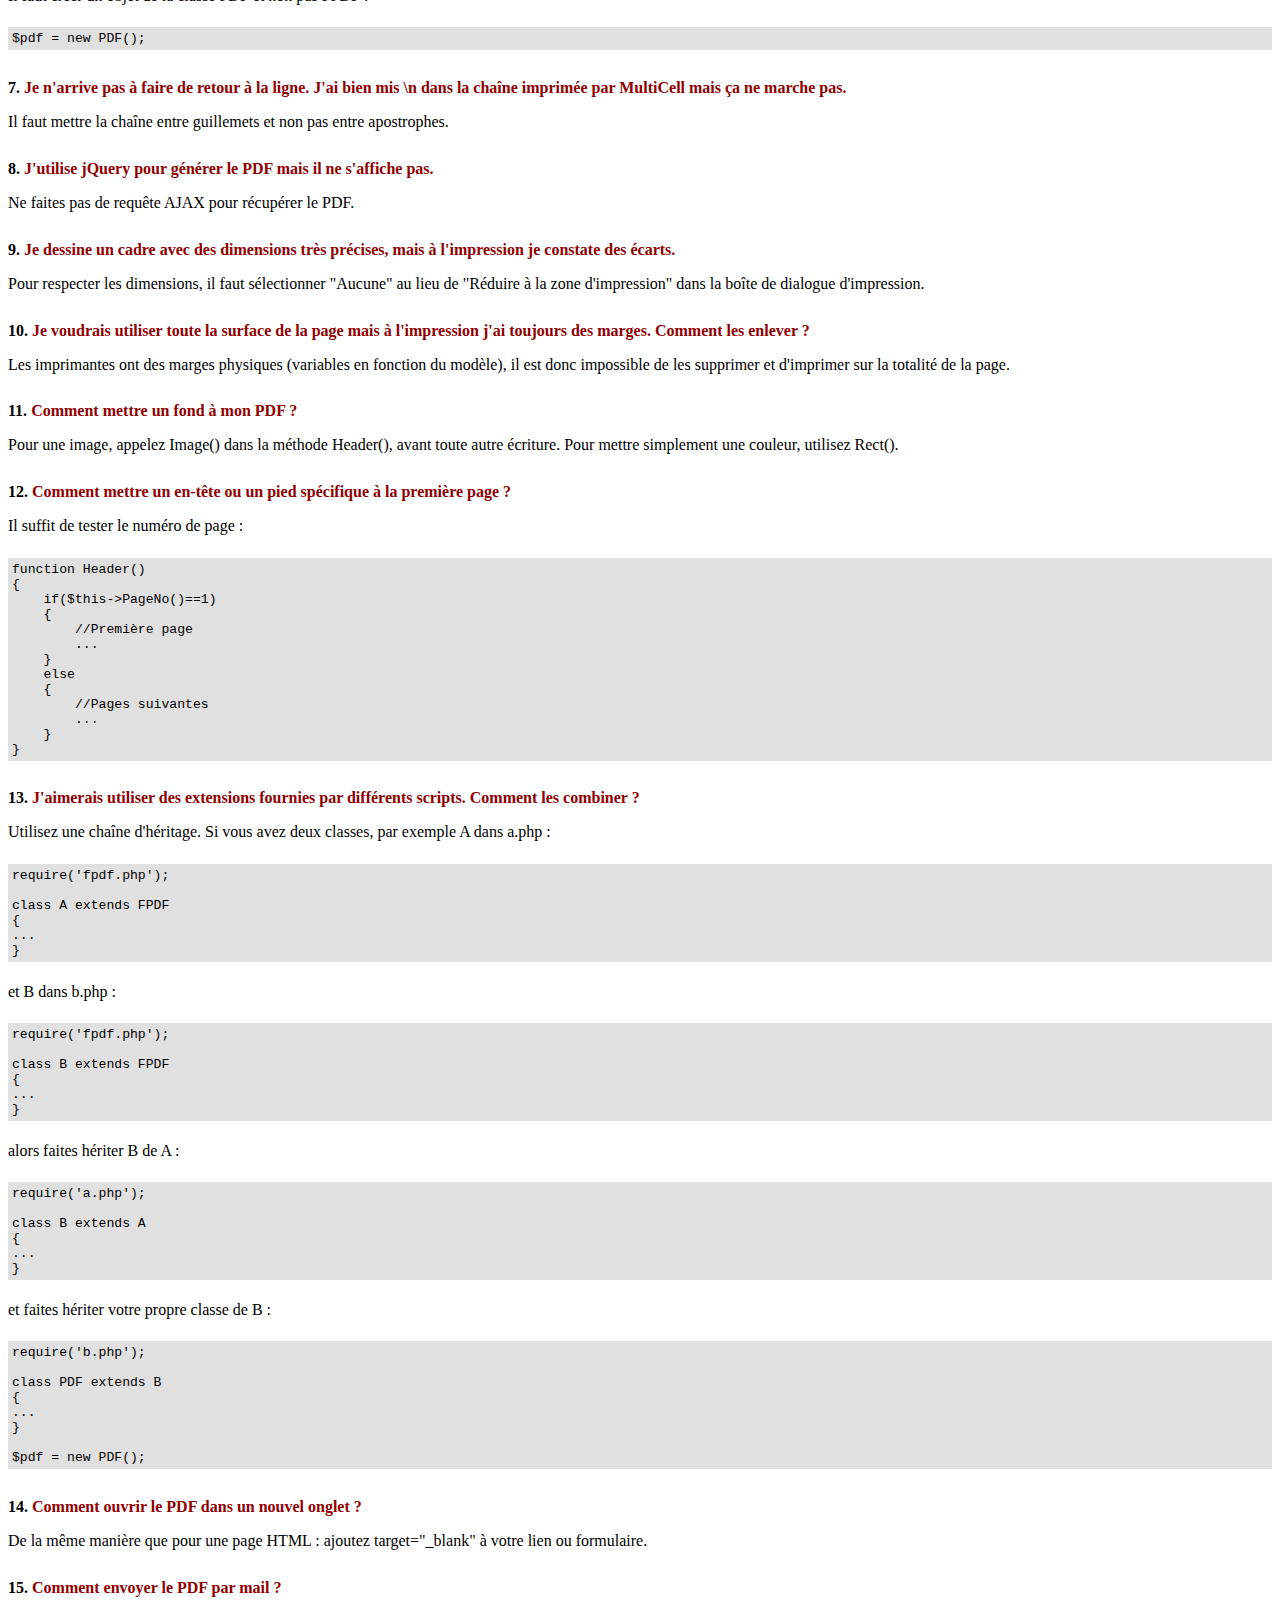
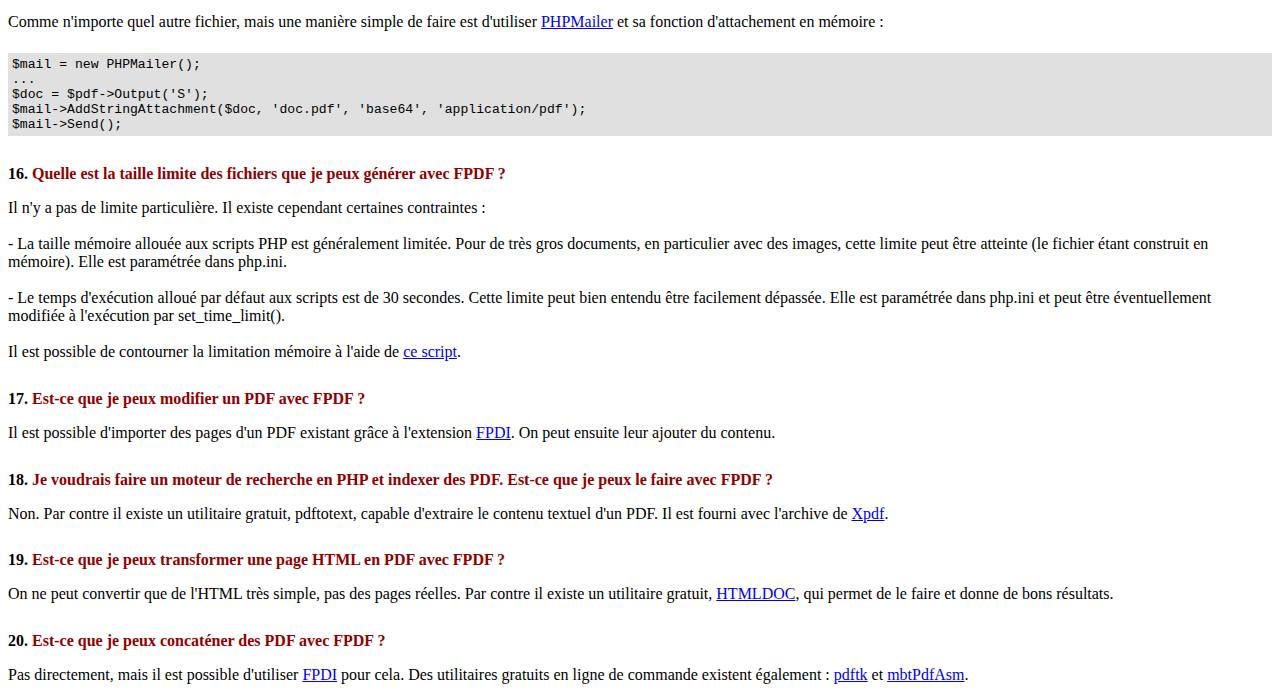
<file: php/fpdf/FAQ.htm>
<!DOCTYPE html PUBLIC "-//W3C//DTD HTML 4.01 Transitional//EN">
<html>
<head>
<meta http-equiv="Content-Type" content="text/html; charset=UTF-8">
<title>FAQ</title>
<link type="text/css" rel="stylesheet" href="fpdf.css">
<style type="text/css">
ul {list-style-type:none; margin:0; padding:0}
ul#answers li {margin-top:1.8em}
.question {font-weight:bold; color:#900000}
</style>
</head>
<body>
<h1>FAQ</h1>
<ul>
<li><b>1.</b> <a href='#q1'>Quelle est exactement la licence de FPDF ? Y a-t-il des restrictions d'utilisation ?</a></li>
<li><b>2.</b> <a href='#q2'>J'ai l'erreur suivante quand j'essaie de générer un PDF : Some data has already been output, can't send PDF file</a></li>
<li><b>3.</b> <a href='#q3'>Les caractères accentués sont remplacés par des caractères bizarres, par exemple Ã©.</a></li>
<li><b>4.</b> <a href='#q4'>J'essaie de mettre le caractère euro mais je n'y arrive pas.</a></li>
<li><b>5.</b> <a href='#q5'>J'essaie d'afficher une variable dans la méthode Header mais rien ne s'imprime.</a></li>
<li><b>6.</b> <a href='#q6'>J'ai défini les méthodes Header et Footer dans ma classe PDF mais rien ne s'affiche.</a></li>
<li><b>7.</b> <a href='#q7'>Je n'arrive pas à faire de retour à la ligne. J'ai bien mis \n dans la chaîne imprimée par MultiCell mais ça ne marche pas.</a></li>
<li><b>8.</b> <a href='#q8'>J'utilise jQuery pour générer le PDF mais il ne s'affiche pas.</a></li>
<li><b>9.</b> <a href='#q9'>Je dessine un cadre avec des dimensions très précises, mais à l'impression je constate des écarts.</a></li>
<li><b>10.</b> <a href='#q10'>Je voudrais utiliser toute la surface de la page mais à l'impression j'ai toujours des marges. Comment les enlever ?</a></li>
<li><b>11.</b> <a href='#q11'>Comment mettre un fond à mon PDF ?</a></li>
<li><b>12.</b> <a href='#q12'>Comment mettre un en-tête ou un pied spécifique à la première page ?</a></li>
<li><b>13.</b> <a href='#q13'>J'aimerais utiliser des extensions fournies par différents scripts. Comment les combiner ?</a></li>
<li><b>14.</b> <a href='#q14'>Comment ouvrir le PDF dans un nouvel onglet ?</a></li>
<li><b>15.</b> <a href='#q15'>Comment envoyer le PDF par mail ?</a></li>
<li><b>16.</b> <a href='#q16'>Quelle est la taille limite des fichiers que je peux générer avec FPDF ?</a></li>
<li><b>17.</b> <a href='#q17'>Est-ce que je peux modifier un PDF avec FPDF ?</a></li>
<li><b>18.</b> <a href='#q18'>Je voudrais faire un moteur de recherche en PHP et indexer des PDF. Est-ce que je peux le faire avec FPDF ?</a></li>
<li><b>19.</b> <a href='#q19'>Est-ce que je peux transformer une page HTML en PDF avec FPDF ?</a></li>
<li><b>20.</b> <a href='#q20'>Est-ce que je peux concaténer des PDF avec FPDF ?</a></li>
</ul>

<ul id='answers'>
<li id='q1'>
<p><b>1.</b> <span class='question'>Quelle est exactement la licence de FPDF ? Y a-t-il des restrictions d'utilisation ?</span></p>
La licence de FPDF est permissive : il n'y a pas de restriction d'usage. Vous pouvez l'incorporer
librement dans votre application (commerciale ou non), avec ou sans modification.
</li>

<li id='q2'>
<p><b>2.</b> <span class='question'>J'ai l'erreur suivante quand j'essaie de générer un PDF : Some data has already been output, can't send PDF file</span></p>
Il ne faut rien envoyer d'autre au navigateur que le PDF lui-même : pas d'HTML, pas d'espace, pas de
retour-chariot. Un cas courant est d'avoir des lignes vides à la fin d'un fichier inclus.<br>
<br>
Le message est éventuellement suivi de cette indication :<br>
<br>
(output started at script.php:X)<br>
<br>
qui vous donne précisément le script et le numéro de ligne où l'envoi est effectué. Si elle n'apparaît pas,
ajoutez ceci au tout début de votre script :
<div class="doc-source">
<pre><code>ob_end_clean();</code></pre>
</div>
</li>

<li id='q3'>
<p><b>3.</b> <span class='question'>Les caractères accentués sont remplacés par des caractères bizarres, par exemple Ã©.</span></p>
Il ne faut pas utiliser l'encodage UTF-8 avec les polices standards ; elles attendent un encodage windows-1252.
On peut effectuer une conversion grâce à iconv :
<div class="doc-source">
<pre><code>$str = iconv('UTF-8', 'windows-1252', $str);</code></pre>
</div>
Ou bien avec mbstring :
<div class="doc-source">
<pre><code>$str = mb_convert_encoding($str, 'windows-1252', 'UTF-8');</code></pre>
</div>
Dans le cas où vous auriez besoin de caractères en dehors de windows-1252, consultez le tutoriel 7 ou bien
utilisez <a href="http://www.fpdf.org/?go=script&amp;id=92" target="_blank">tFPDF</a>.
</li>

<li id='q4'>
<p><b>4.</b> <span class='question'>J'essaie de mettre le caractère euro mais je n'y arrive pas.</span></p>
Pour les polices standards, le caractère euro a pour code 128. Vous pouvez par commodité définir
une constante comme suit :
<div class="doc-source">
<pre><code>define('EURO', chr(128));</code></pre>
</div>
</li>

<li id='q5'>
<p><b>5.</b> <span class='question'>J'essaie d'afficher une variable dans la méthode Header mais rien ne s'imprime.</span></p>
Il faut utiliser le mot-clé <code>global</code> pour accéder aux variables globales, par exemple :
<div class="doc-source">
<pre><code>function Header()
{
    global $titre;

    $this-&gt;SetFont('Arial', 'B', 15);
    $this-&gt;Cell(0, 10, $titre, 1, 1, 'C');
}

$titre = 'Mon titre';</code></pre>
</div>
Il est également possible de passer par une propriété de l'objet :
<div class="doc-source">
<pre><code>function Header()
{
    $this-&gt;SetFont('Arial', 'B', 15);
    $this-&gt;Cell(0, 10, $this-&gt;titre, 1, 1, 'C');
}

$pdf-&gt;titre = 'Mon titre';</code></pre>
</div>
</li>

<li id='q6'>
<p><b>6.</b> <span class='question'>J'ai défini les méthodes Header et Footer dans ma classe PDF mais rien ne s'affiche.</span></p>
Il faut créer un objet de la classe PDF et non pas FPDF :
<div class="doc-source">
<pre><code>$pdf = new PDF();</code></pre>
</div>
</li>

<li id='q7'>
<p><b>7.</b> <span class='question'>Je n'arrive pas à faire de retour à la ligne. J'ai bien mis \n dans la chaîne imprimée par MultiCell mais ça ne marche pas.</span></p>
Il faut mettre la chaîne entre guillemets et non pas entre apostrophes.
</li>

<li id='q8'>
<p><b>8.</b> <span class='question'>J'utilise jQuery pour générer le PDF mais il ne s'affiche pas.</span></p>
Ne faites pas de requête AJAX pour récupérer le PDF.
</li>

<li id='q9'>
<p><b>9.</b> <span class='question'>Je dessine un cadre avec des dimensions très précises, mais à l'impression je constate des écarts.</span></p>
Pour respecter les dimensions, il faut sélectionner "Aucune" au lieu de "Réduire à la zone d'impression"
dans la boîte de dialogue d'impression.
</li>

<li id='q10'>
<p><b>10.</b> <span class='question'>Je voudrais utiliser toute la surface de la page mais à l'impression j'ai toujours des marges. Comment les enlever ?</span></p>
Les imprimantes ont des marges physiques (variables en fonction du modèle), il est donc impossible de les
supprimer et d'imprimer sur la totalité de la page.
</li>

<li id='q11'>
<p><b>11.</b> <span class='question'>Comment mettre un fond à mon PDF ?</span></p>
Pour une image, appelez Image() dans la méthode Header(), avant toute autre écriture. Pour mettre simplement
une couleur, utilisez Rect().
</li>

<li id='q12'>
<p><b>12.</b> <span class='question'>Comment mettre un en-tête ou un pied spécifique à la première page ?</span></p>
Il suffit de tester le numéro de page :
<div class="doc-source">
<pre><code>function Header()
{
    if($this-&gt;PageNo()==1)
    {
        //Première page
        ...
    }
    else
    {
        //Pages suivantes
        ...
    }
}</code></pre>
</div>
</li>

<li id='q13'>
<p><b>13.</b> <span class='question'>J'aimerais utiliser des extensions fournies par différents scripts. Comment les combiner ?</span></p>
Utilisez une chaîne d'héritage. Si vous avez deux classes, par exemple A dans a.php :
<div class="doc-source">
<pre><code>require('fpdf.php');

class A extends FPDF
{
...
}</code></pre>
</div>
et B dans b.php :
<div class="doc-source">
<pre><code>require('fpdf.php');

class B extends FPDF
{
...
}</code></pre>
</div>
alors faites hériter B de A :
<div class="doc-source">
<pre><code>require('a.php');

class B extends A
{
...
}</code></pre>
</div>
et faites hériter votre propre classe de B :
<div class="doc-source">
<pre><code>require('b.php');

class PDF extends B
{
...
}

$pdf = new PDF();</code></pre>
</div>
</li>

<li id='q14'>
<p><b>14.</b> <span class='question'>Comment ouvrir le PDF dans un nouvel onglet ?</span></p>
De la même manière que pour une page HTML : ajoutez target="_blank" à votre lien ou formulaire.
</li>

<li id='q15'>
<p><b>15.</b> <span class='question'>Comment envoyer le PDF par mail ?</span></p>
Comme n'importe quel autre fichier, mais une manière simple de faire est d'utiliser
<a href="https://github.com/PHPMailer/PHPMailer" target="_blank">PHPMailer</a> et sa fonction d'attachement en mémoire :
<div class="doc-source">
<pre><code>$mail = new PHPMailer();
...
$doc = $pdf-&gt;Output('S');
$mail-&gt;AddStringAttachment($doc, 'doc.pdf', 'base64', 'application/pdf');
$mail-&gt;Send();</code></pre>
</div>
</li>

<li id='q16'>
<p><b>16.</b> <span class='question'>Quelle est la taille limite des fichiers que je peux générer avec FPDF ?</span></p>
Il n'y a pas de limite particulière. Il existe cependant certaines contraintes :
<br>
<br>
- La taille mémoire allouée aux scripts PHP est généralement limitée. Pour de très gros
documents, en particulier avec des images, cette limite peut être atteinte (le fichier étant
construit en mémoire). Elle est paramétrée dans php.ini.
<br>
<br>
- Le temps d'exécution alloué par défaut aux scripts est de 30 secondes. Cette limite peut bien
entendu être facilement dépassée. Elle est paramétrée dans php.ini et peut être éventuellement
modifiée à l'exécution par set_time_limit().
<br>
<br>
Il est possible de contourner la limitation mémoire à l'aide de <a href="http://www.fpdf.org/?go=script&amp;id=76" target="_blank">ce script</a>.
</li>

<li id='q17'>
<p><b>17.</b> <span class='question'>Est-ce que je peux modifier un PDF avec FPDF ?</span></p>
Il est possible d'importer des pages d'un PDF existant grâce à l'extension <a href="https://www.setasign.com/products/fpdi/about/" target="_blank">FPDI</a>.
On peut ensuite leur ajouter du contenu.
</li>

<li id='q18'>
<p><b>18.</b> <span class='question'>Je voudrais faire un moteur de recherche en PHP et indexer des PDF. Est-ce que je peux le faire avec FPDF ?</span></p>
Non. Par contre il existe un utilitaire gratuit, pdftotext, capable d'extraire le contenu textuel d'un PDF.
Il est fourni avec l'archive de <a href="https://www.xpdfreader.com" target="_blank">Xpdf</a>.
</li>

<li id='q19'>
<p><b>19.</b> <span class='question'>Est-ce que je peux transformer une page HTML en PDF avec FPDF ?</span></p>
On ne peut convertir que de l'HTML très simple, pas des pages réelles. Par contre il existe un utilitaire
gratuit, <a href="https://www.msweet.org/htmldoc/" target="_blank">HTMLDOC</a>, qui permet de le
faire et donne de bons résultats.
</li>

<li id='q20'>
<p><b>20.</b> <span class='question'>Est-ce que je peux concaténer des PDF avec FPDF ?</span></p>
Pas directement, mais il est possible d'utiliser <a href="https://www.setasign.com/products/fpdi/demos/concatenate-fake/" target="_blank">FPDI</a>
pour cela. Des utilitaires gratuits en ligne de commande existent également :
<a href="https://www.pdflabs.com/tools/pdftk-the-pdf-toolkit/" target="_blank">pdftk</a> et
<a href="http://thierry.schmit.free.fr/spip/spip.php?article4" target="_blank">mbtPdfAsm</a>.
</li>
</ul>
</body>
</html>
</file>
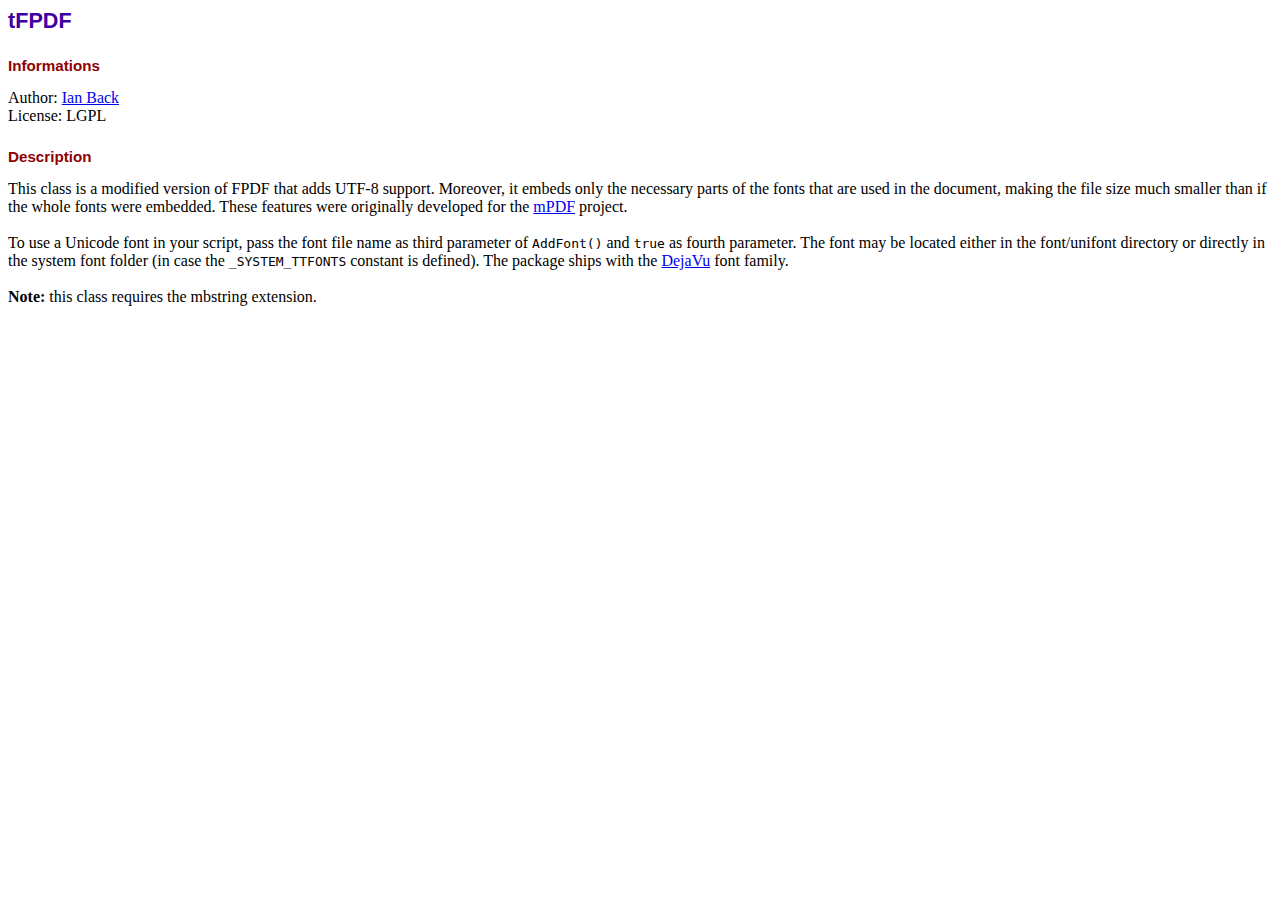
<file: php/tfpdf/info.htm>
<!DOCTYPE html PUBLIC "-//W3C//DTD HTML 4.01 Transitional//EN">
<html>
<head>
<meta http-equiv="Content-Type" content="text/html; charset=UTF-8">
<title>tFPDF</title>
<style type="text/css">
body {font-family:"Times New Roman",serif}
h1 {font:bold 135% Arial,sans-serif; color:#4000A0; margin-bottom:0.9em}
h2 {font:bold 95% Arial,sans-serif; color:#900000; margin-top:1.5em; margin-bottom:1em}
</style>
</head>
<body>
<h1>tFPDF</h1>
<h2>Informations</h2>
Author: <a href="mailto:ian@bpm1.com?subject=tFPDF">Ian Back</a><br>
License: LGPL
<h2>Description</h2>
This class is a modified version of FPDF that adds UTF-8 support. Moreover, it embeds only
the necessary parts of the fonts that are used in the document, making the file size much
smaller than if the whole fonts were embedded. These features were originally developed
for the <a href="https://mpdf.github.io/" target="_blank">mPDF</a> project.<br>
<br>
To use a Unicode font in your script, pass the font file name as third parameter of
<code>AddFont()</code> and <code>true</code> as fourth parameter. The font may be located
either in the font/unifont directory or directly in the system font folder (in case the
<code>_SYSTEM_TTFONTS</code> constant is defined).
The package ships with the <a href="https://dejavu-fonts.github.io/" target="_blank">DejaVu</a>
font family.<br>
<br>
<strong>Note:</strong> this class requires the mbstring extension.
</body>
</html>
</file>
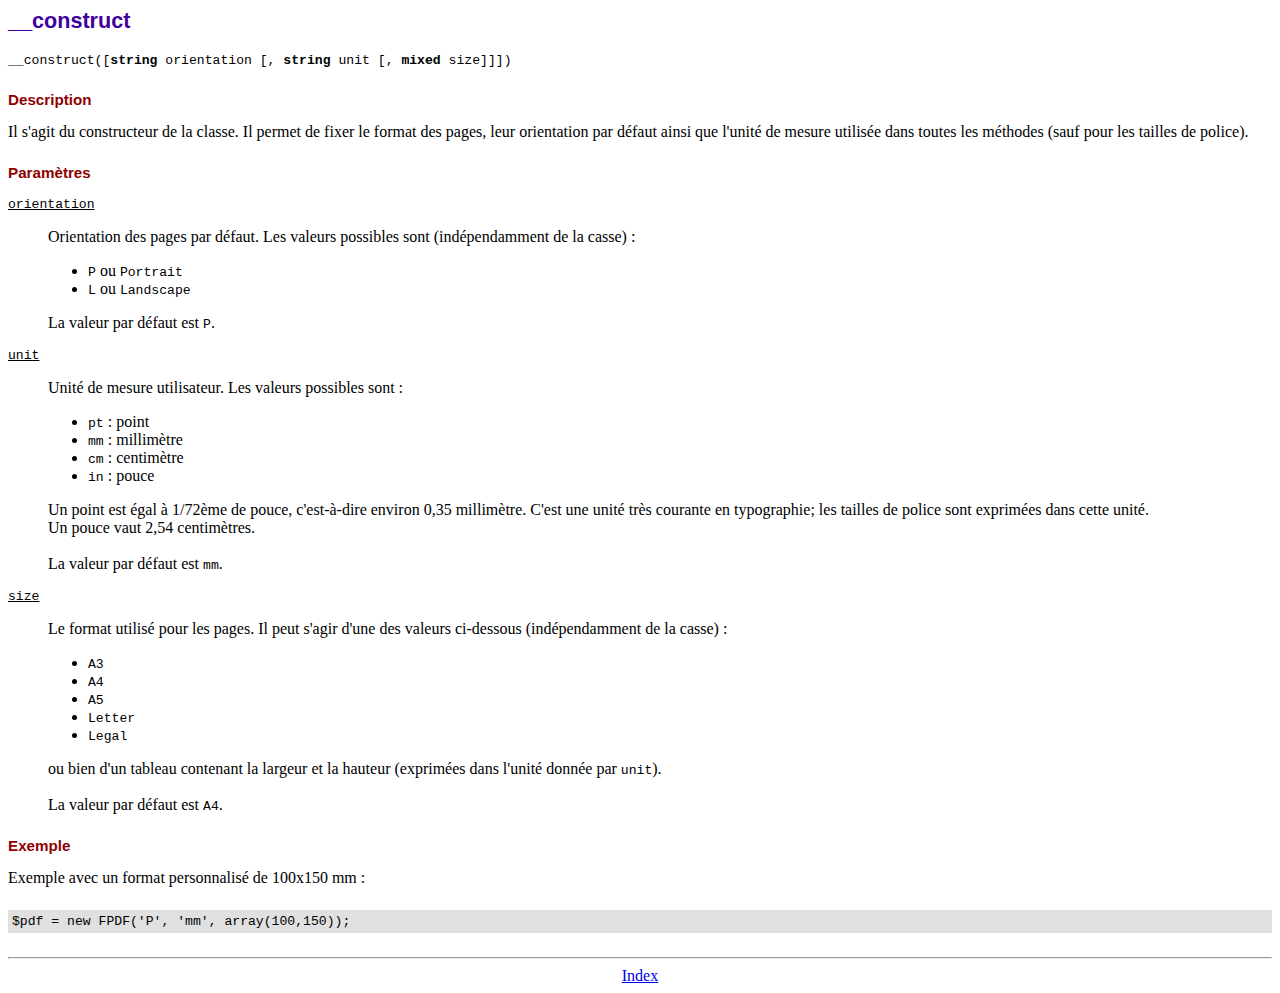
<file: php/fpdf/doc/__construct.htm>
<!DOCTYPE html PUBLIC "-//W3C//DTD HTML 4.01 Transitional//EN">
<html>
<head>
<meta http-equiv="Content-Type" content="text/html; charset=UTF-8">
<title>__construct</title>
<link type="text/css" rel="stylesheet" href="../fpdf.css">
</head>
<body>
<h1>__construct</h1>
<code>__construct([<b>string</b> orientation [, <b>string</b> unit [, <b>mixed</b> size]]])</code>
<h2>Description</h2>
Il s'agit du constructeur de la classe. Il permet de fixer le format des pages, leur
orientation par défaut ainsi que l'unité de mesure utilisée dans toutes les méthodes (sauf
pour les tailles de police).
<h2>Paramètres</h2>
<dl class="param">
<dt><code>orientation</code></dt>
<dd>
Orientation des pages par défaut. Les valeurs possibles sont (indépendamment de la casse) :
<ul>
<li><code>P</code> ou <code>Portrait</code></li>
<li><code>L</code> ou <code>Landscape</code></li>
</ul>
La valeur par défaut est <code>P</code>.
</dd>
<dt><code>unit</code></dt>
<dd>
Unité de mesure utilisateur. Les valeurs possibles sont :
<ul>
<li><code>pt</code> : point</li>
<li><code>mm</code> : millimètre</li>
<li><code>cm</code> : centimètre</li>
<li><code>in</code> : pouce</li>
</ul>
Un point est égal à 1/72ème de pouce, c'est-à-dire environ 0,35 millimètre. C'est une unité
très courante en typographie; les tailles de police sont exprimées dans cette unité.
<br>
Un pouce vaut 2,54 centimètres.
<br>
<br>
La valeur par défaut est <code>mm</code>.
</dd>
<dt><code>size</code></dt>
<dd>
Le format utilisé pour les pages. Il peut s'agir d'une des valeurs ci-dessous (indépendamment
de la casse) :
<ul>
<li><code>A3</code></li>
<li><code>A4</code></li>
<li><code>A5</code></li>
<li><code>Letter</code></li>
<li><code>Legal</code></li>
</ul>
ou bien d'un tableau contenant la largeur et la hauteur (exprimées dans l'unité donnée par
<code>unit</code>).<br>
<br>
La valeur par défaut est <code>A4</code>.
</dd>
</dl>
<h2>Exemple</h2>
Exemple avec un format personnalisé de 100x150 mm :
<div class="doc-source">
<pre><code>$pdf = new FPDF('P', 'mm', array(100,150));</code></pre>
</div>
<hr style="margin-top:1.5em">
<div style="text-align:center"><a href="index.htm">Index</a></div>
</body>
</html>
</file>
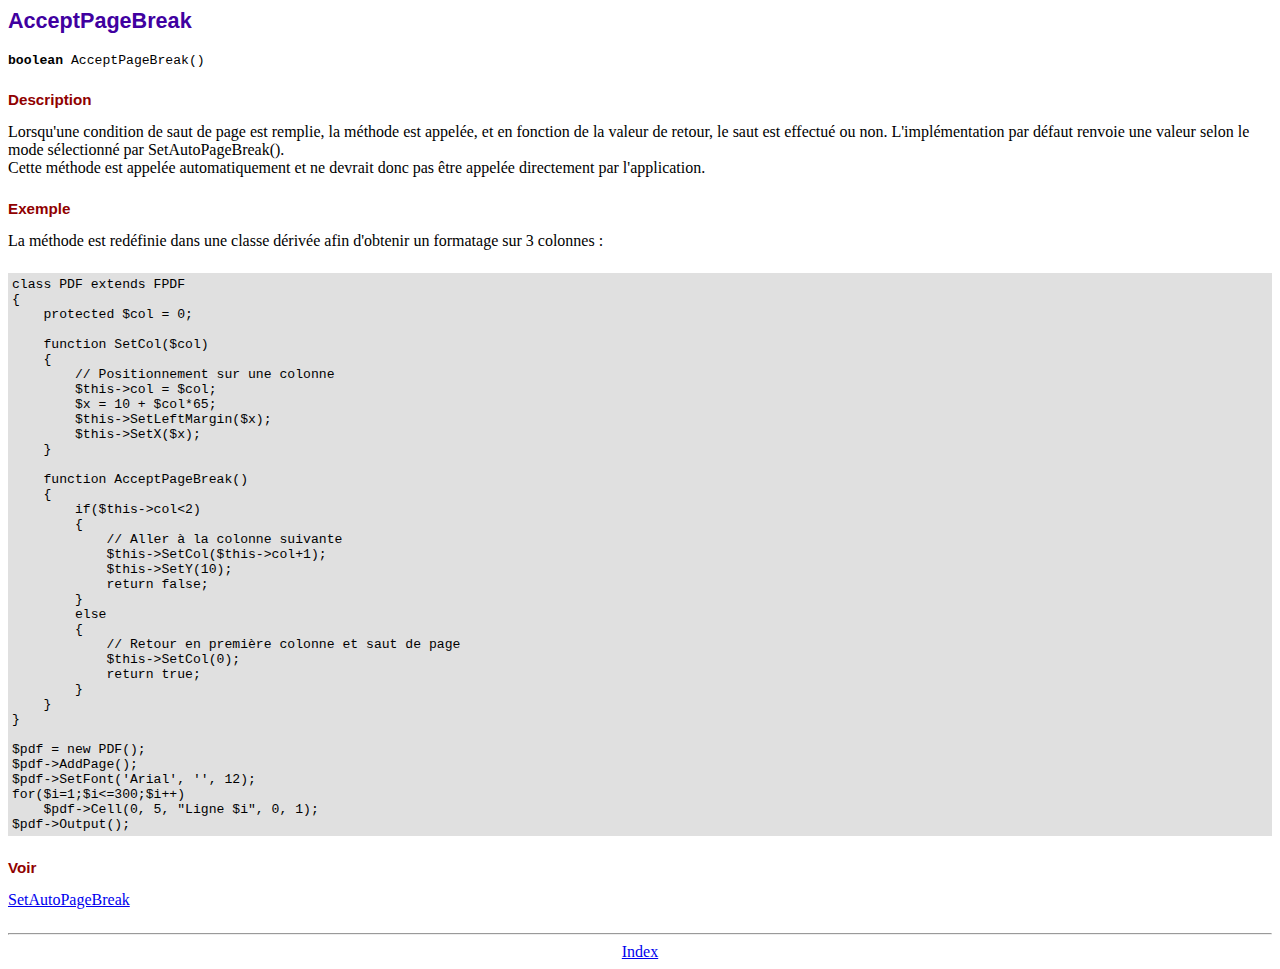
<file: php/fpdf/doc/acceptpagebreak.htm>
<!DOCTYPE html PUBLIC "-//W3C//DTD HTML 4.01 Transitional//EN">
<html>
<head>
<meta http-equiv="Content-Type" content="text/html; charset=UTF-8">
<title>AcceptPageBreak</title>
<link type="text/css" rel="stylesheet" href="../fpdf.css">
</head>
<body>
<h1>AcceptPageBreak</h1>
<code><b>boolean</b> AcceptPageBreak()</code>
<h2>Description</h2>
Lorsqu'une condition de saut de page est remplie, la méthode est appelée, et en fonction de la
valeur de retour, le saut est effectué ou non. L'implémentation par défaut renvoie une valeur
selon le mode sélectionné par SetAutoPageBreak().
<br>
Cette méthode est appelée automatiquement et ne devrait donc pas être appelée directement par
l'application.
<h2>Exemple</h2>
La méthode est redéfinie dans une classe dérivée afin d'obtenir un formatage sur 3 colonnes :
<div class="doc-source">
<pre><code>class PDF extends FPDF
{
    protected $col = 0;

    function SetCol($col)
    {
        // Positionnement sur une colonne
        $this-&gt;col = $col;
        $x = 10 + $col*65;
        $this-&gt;SetLeftMargin($x);
        $this-&gt;SetX($x);
    }

    function AcceptPageBreak()
    {
        if($this-&gt;col&lt;2)
        {
            // Aller à la colonne suivante
            $this-&gt;SetCol($this-&gt;col+1);
            $this-&gt;SetY(10);
            return false;
        }
        else
        {
            // Retour en première colonne et saut de page
            $this-&gt;SetCol(0);
            return true;
        }
    }
}

$pdf = new PDF();
$pdf-&gt;AddPage();
$pdf-&gt;SetFont('Arial', '', 12);
for($i=1;$i&lt;=300;$i++)
    $pdf-&gt;Cell(0, 5, "Ligne $i", 0, 1);
$pdf-&gt;Output();</code></pre>
</div>
<h2>Voir</h2>
<a href="setautopagebreak.htm">SetAutoPageBreak</a>
<hr style="margin-top:1.5em">
<div style="text-align:center"><a href="index.htm">Index</a></div>
</body>
</html>
</file>
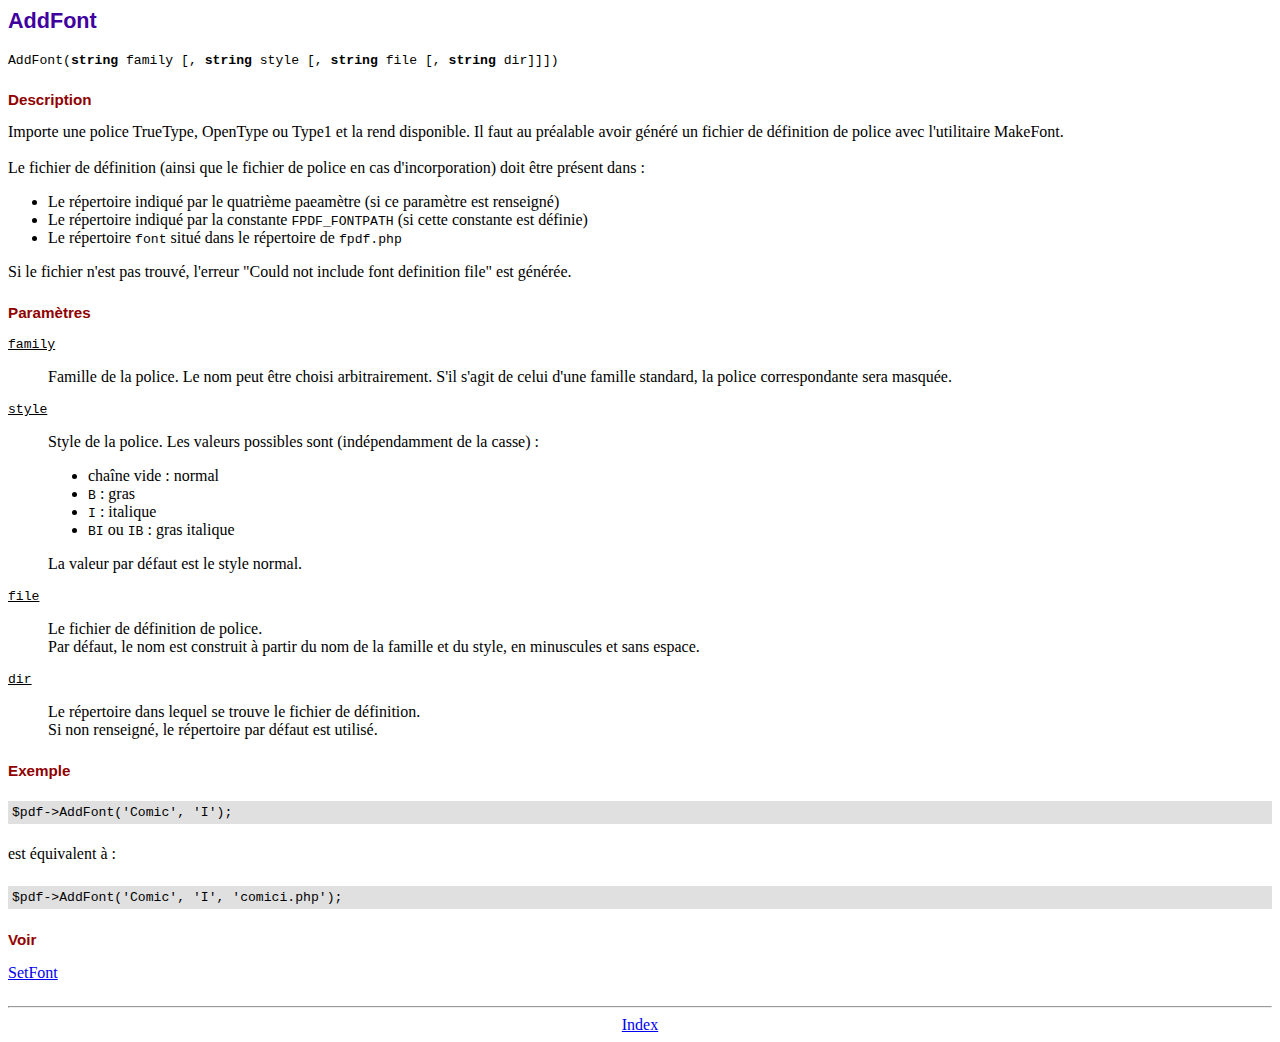
<file: php/fpdf/doc/addfont.htm>
<!DOCTYPE html PUBLIC "-//W3C//DTD HTML 4.01 Transitional//EN">
<html>
<head>
<meta http-equiv="Content-Type" content="text/html; charset=UTF-8">
<title>AddFont</title>
<link type="text/css" rel="stylesheet" href="../fpdf.css">
</head>
<body>
<h1>AddFont</h1>
<code>AddFont(<b>string</b> family [, <b>string</b> style [, <b>string</b> file [, <b>string</b> dir]]])</code>
<h2>Description</h2>
Importe une police TrueType, OpenType ou Type1 et la rend disponible. Il faut au préalable avoir généré
un fichier de définition de police avec l'utilitaire MakeFont.
<br>
<br>
Le fichier de définition (ainsi que le fichier de police en cas d'incorporation) doit être présent dans :
<ul>
<li>Le répertoire indiqué par le quatrième paeamètre (si ce paramètre est renseigné)</li>
<li>Le répertoire indiqué par la constante <code>FPDF_FONTPATH</code> (si cette constante est définie)</li>
<li>Le répertoire <code>font</code> situé dans le répertoire de <code>fpdf.php</code></li>
</ul>
Si le fichier n'est pas trouvé, l'erreur "Could not include font definition file" est générée.
<h2>Paramètres</h2>
<dl class="param">
<dt><code>family</code></dt>
<dd>
Famille de la police. Le nom peut être choisi arbitrairement. S'il s'agit de celui d'une famille
standard, la police correspondante sera masquée.
</dd>
<dt><code>style</code></dt>
<dd>
Style de la police. Les valeurs possibles sont (indépendamment de la casse) :
<ul>
<li>chaîne vide : normal</li>
<li><code>B</code> : gras</li>
<li><code>I</code> : italique</li>
<li><code>BI</code> ou <code>IB</code> : gras italique</li>
</ul>
La valeur par défaut est le style normal.
</dd>
<dt><code>file</code></dt>
<dd>
Le fichier de définition de police.
<br>
Par défaut, le nom est construit à partir du nom de la famille et du style, en minuscules et
sans espace.
</dd>
<dt><code>dir</code></dt>
<dd>
Le répertoire dans lequel se trouve le fichier de définition.
<br>
Si non renseigné, le répertoire par défaut est utilisé.
</dd>
</dl>
<h2>Exemple</h2>
<div class="doc-source">
<pre><code>$pdf-&gt;AddFont('Comic', 'I');</code></pre>
</div>
est équivalent à :
<div class="doc-source">
<pre><code>$pdf-&gt;AddFont('Comic', 'I', 'comici.php');</code></pre>
</div>
<h2>Voir</h2>
<a href="setfont.htm">SetFont</a>
<hr style="margin-top:1.5em">
<div style="text-align:center"><a href="index.htm">Index</a></div>
</body>
</html>
</file>
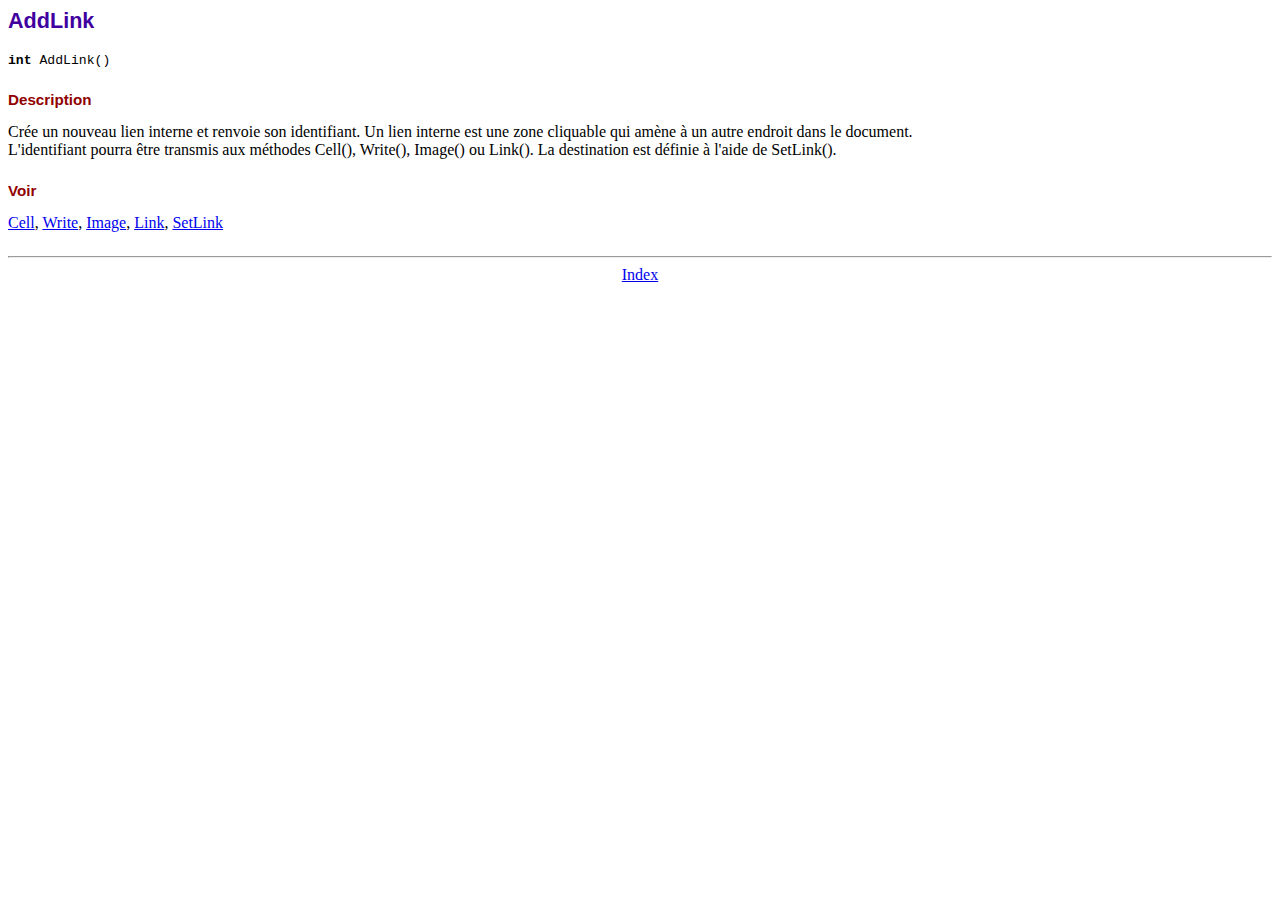
<file: php/fpdf/doc/addlink.htm>
<!DOCTYPE html PUBLIC "-//W3C//DTD HTML 4.01 Transitional//EN">
<html>
<head>
<meta http-equiv="Content-Type" content="text/html; charset=UTF-8">
<title>AddLink</title>
<link type="text/css" rel="stylesheet" href="../fpdf.css">
</head>
<body>
<h1>AddLink</h1>
<code><b>int</b> AddLink()</code>
<h2>Description</h2>
Crée un nouveau lien interne et renvoie son identifiant. Un lien interne est une zone
cliquable qui amène à un autre endroit dans le document.
<br>
L'identifiant pourra être transmis aux méthodes Cell(), Write(), Image() ou Link(). La
destination est définie à l'aide de SetLink().
<h2>Voir</h2>
<a href="cell.htm">Cell</a>,
<a href="write.htm">Write</a>,
<a href="image.htm">Image</a>,
<a href="link.htm">Link</a>,
<a href="setlink.htm">SetLink</a>
<hr style="margin-top:1.5em">
<div style="text-align:center"><a href="index.htm">Index</a></div>
</body>
</html>
</file>
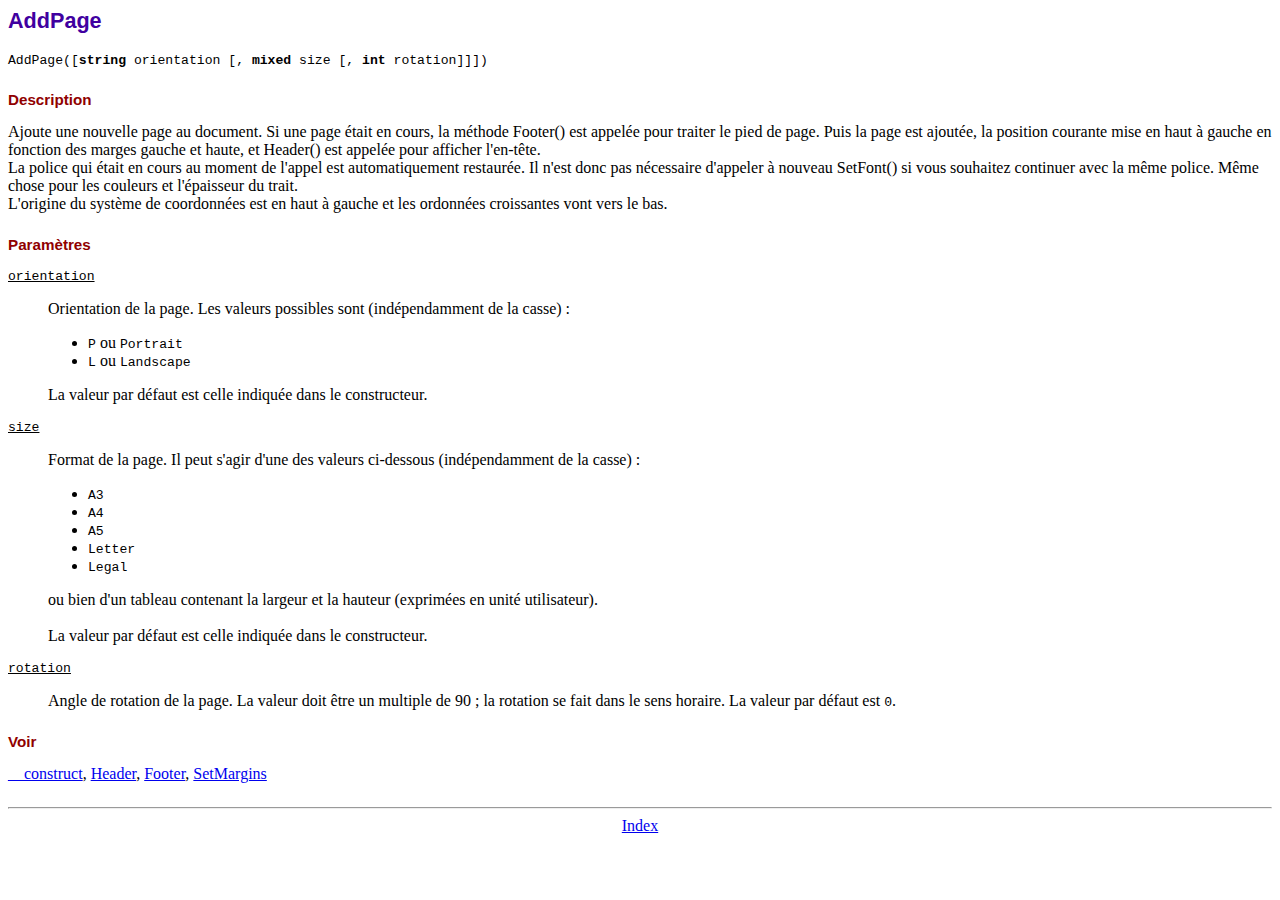
<file: php/fpdf/doc/addpage.htm>
<!DOCTYPE html PUBLIC "-//W3C//DTD HTML 4.01 Transitional//EN">
<html>
<head>
<meta http-equiv="Content-Type" content="text/html; charset=UTF-8">
<title>AddPage</title>
<link type="text/css" rel="stylesheet" href="../fpdf.css">
</head>
<body>
<h1>AddPage</h1>
<code>AddPage([<b>string</b> orientation [, <b>mixed</b> size [, <b>int</b> rotation]]])</code>
<h2>Description</h2>
Ajoute une nouvelle page au document. Si une page était en cours, la méthode Footer() est
appelée pour traiter le pied de page. Puis la page est ajoutée, la position courante
mise en haut à gauche en fonction des marges gauche et haute, et Header() est appelée
pour afficher l'en-tête.
<br>
La police qui était en cours au moment de l'appel est automatiquement restaurée. Il n'est
donc pas nécessaire d'appeler à nouveau SetFont() si vous souhaitez continuer avec la même
police. Même chose pour les couleurs et l'épaisseur du trait.
<br>
L'origine du système de coordonnées est en haut à gauche et les ordonnées croissantes vont
vers le bas.
<h2>Paramètres</h2>
<dl class="param">
<dt><code>orientation</code></dt>
<dd>
Orientation de la page. Les valeurs possibles sont (indépendamment de la casse) :
<ul>
<li><code>P</code> ou <code>Portrait</code></li>
<li><code>L</code> ou <code>Landscape</code></li>
</ul>
La valeur par défaut est celle indiquée dans le constructeur.
</dd>
<dt><code>size</code></dt>
<dd>
Format de la page. Il peut s'agir d'une des valeurs ci-dessous (indépendamment de la casse) :
<ul>
<li><code>A3</code></li>
<li><code>A4</code></li>
<li><code>A5</code></li>
<li><code>Letter</code></li>
<li><code>Legal</code></li>
</ul>
ou bien d'un tableau contenant la largeur et la hauteur (exprimées en unité utilisateur).<br>
<br>
La valeur par défaut est celle indiquée dans le constructeur.
</dd>
<dt><code>rotation</code></dt>
<dd>
Angle de rotation de la page. La valeur doit être un multiple de 90 ; la rotation se fait
dans le sens horaire. La valeur par défaut est <code>0</code>.
</dd>
</dl>
<h2>Voir</h2>
<a href="__construct.htm">__construct</a>,
<a href="header.htm">Header</a>,
<a href="footer.htm">Footer</a>,
<a href="setmargins.htm">SetMargins</a>
<hr style="margin-top:1.5em">
<div style="text-align:center"><a href="index.htm">Index</a></div>
</body>
</html>
</file>
<file: css/style.css>
* {
    font-family: Arial, sans-serif;
    margin: 0;
    padding: 0;
    box-sizing: border-box;
}

header {
    height: 5%;
    width: 100%;
    background-color: #f8f8f8;
}
.container {
    display: flex;
    align-items: center;
    justify-content: space-between;
}
.photo {
    width: 70%;
}
.log {
    width: 20%;
    height: 100%;
}
.menu {
    display: flex;
    gap: 20px;
    align-items: center;
    justify-content: center;
    margin-top: 5%;
    text-align: justify;
}
.amenu { 
    margin-top: -60px;
    text-decoration: none;
    font-size: 1.3em;
    
}
.con {
    color: beige;
    background-color: rgb(59, 112, 7);
    border-radius: 5px;
    padding: 10px 20px;
    display: inline-block;
    text-align: center;
}
.aprop, .insc {
    color: black;
}
.note { 
    text-align: center;
    margin-top: 50px;
}
.note h1 {
    margin-top: 10px;
    font-size: 2.5em;
    margin-bottom: 10px;
}
.note p {
    margin-bottom: 30px;
}
.note .asec {
    margin-top: 30px; 
}

.note .asec a {
    color: rgb(6, 5, 5);
    background-color: #ffa500;
    font-size: 1.5em;
    padding: 15px 30px; 
    display: inline-block; 
    text-decoration: none;
    border-radius: 5px; 
}

.features {
    padding: 50px 20px;
    background-color: #f8f8f8;
    text-align: center;
    margin-top: 30px ;
}

.container {
    display: flex;
    flex-wrap: wrap; /* Permet d'adapter la mise en page sur petits écrans */
    justify-content: center;
    gap: 20px; /* Espacement entre les éléments */
}

.infos {
    background: white;
    padding: 20px;
    border-radius: 8px;
    box-shadow: 0 4px 8px rgba(0, 0, 0, 0.1);
    width: 30%; /* Largeur de chaque colonne */
    min-width: 250px; /* Assure une bonne lisibilité sur mobiles */
}

.icon {
    font-size: 50px;
    display: block;
    margin-bottom: 15px;
    color: #ffa500;
}

footer{
    margin-top: 10%;
    font-style: italic;
    text-align: center;
    color: azure;
    background-color: darkgray;
}
</file>
<file: php/fpdf/fpdf.css>
body {font-family:"Times New Roman",serif}
h1 {font:bold 135% Arial,sans-serif; color:#4000A0; margin-bottom:0.9em}
h2 {font:bold 95% Arial,sans-serif; color:#900000; margin-top:1.5em; margin-bottom:1em}
dl.param dt {text-decoration:underline}
dl.param dd {margin-top:1em; margin-bottom:1em}
dl.param ul {margin-top:1em; margin-bottom:1em}
tt, code, kbd {font-family:"Courier New",Courier,monospace; font-size:82%}
div.source {margin-top:1.4em; margin-bottom:1.3em}
div.source pre {display:table; border:1px solid #24246A; width:100%; margin:0em; font-family:inherit; font-size:100%}
div.source code {display:block; border:1px solid #C5C5EC; background-color:#F0F5FF; padding:6px; color:#000000}
div.doc-source {margin-top:1.4em; margin-bottom:1.3em}
div.doc-source pre {display:table; width:100%; margin:0em; font-family:inherit; font-size:100%}
div.doc-source code {display:block; background-color:#E0E0E0; padding:4px}
.kw {color:#000080; font-weight:bold}
.str {color:#CC0000}
.cmt {color:#008000}
p.demo {text-align:center; margin-top:-0.9em}
a.demo {text-decoration:none; font-weight:bold; color:#0000CC}
a.demo:link {text-decoration:none; font-weight:bold; color:#0000CC}
a.demo:hover {text-decoration:none; font-weight:bold; color:#0000FF}
a.demo:active {text-decoration:none; font-weight:bold; color:#0000FF}
</file>
<file: css/inscrire.css>
body {
    font-family: Arial, sans-serif;
    display: flex;
    justify-content: center;
    align-items: center;
    height: 100vh;
    background-color: #f4f4f4;
}
.container {
    background: white;
    padding: 20px;
    border-radius: 10px;
    /*box-shadow: 0 0 10px rgba(0, 0, 0, 0.1);*/
    text-align: left;
    width: 300px;
}
.hidden {
    display: none;
    margin-top: 10px;
}
.error {
    color: red;
    font-size: 0.9em;
    display: none;
}
h2 {
    text-align: center;
}
form label, form input, form button {
   /* display: block;*/
    margin-bottom: 25px;
}
input {
    border-radius: 4px solid black;
    outline: none;
}
input[type="checkbox"] {
    display: inline;
    margin-right: 5px;
}
button {
    margin-top: 10px;
    margin-left: 25%;
    color: aliceblue;
    font-size: 1.5em;
    width: 50%;
    height: 40px;
    border-radius: 10px;
    background-color: rgb(42, 72, 12);
    box-shadow: none !important;
    border: none;
    outline: none;
}
button:hover {
    background-color: rgb(4, 39, 4);
    text-decoration: underline;
}
</file>
<file: css/renouvellement.css>
body {
    font-family: Arial, sans-serif;
    text-align: center;
    margin: 0;
    padding: 0;
    background-color: #f4f4f4;
    height: 100 vh;
}

.epd {
    background: white;
    max-width: 400px;
    margin: 50px auto;
    padding: 20px;
    border-radius: 8px;
    box-shadow: 0 0 10px rgba(0, 0, 0, 0.1);
}

input {
    width: 100%;
    padding: 5px 2px;
    margin: 10px 0;
}

button {
    background-color: #1a9c0e;
    color: white;
    border: none;
    padding: 10px;
    cursor: pointer;
    font-size: 1.2em;
}

button:hover {
    background-color: darkgreen;
    text-decoration: underline;
}

.labin {
    display: flex;
    flex-direction: row;
}

.labin label {
    padding-top: 14px;
}
.hidden {
    display: none;
}
.labin .type {
    width: 10px;
    margin-top: 17px;
}
span {
    margin-top: 15px;
}
.sel {
    margin-top: 14px;
}
</file>
